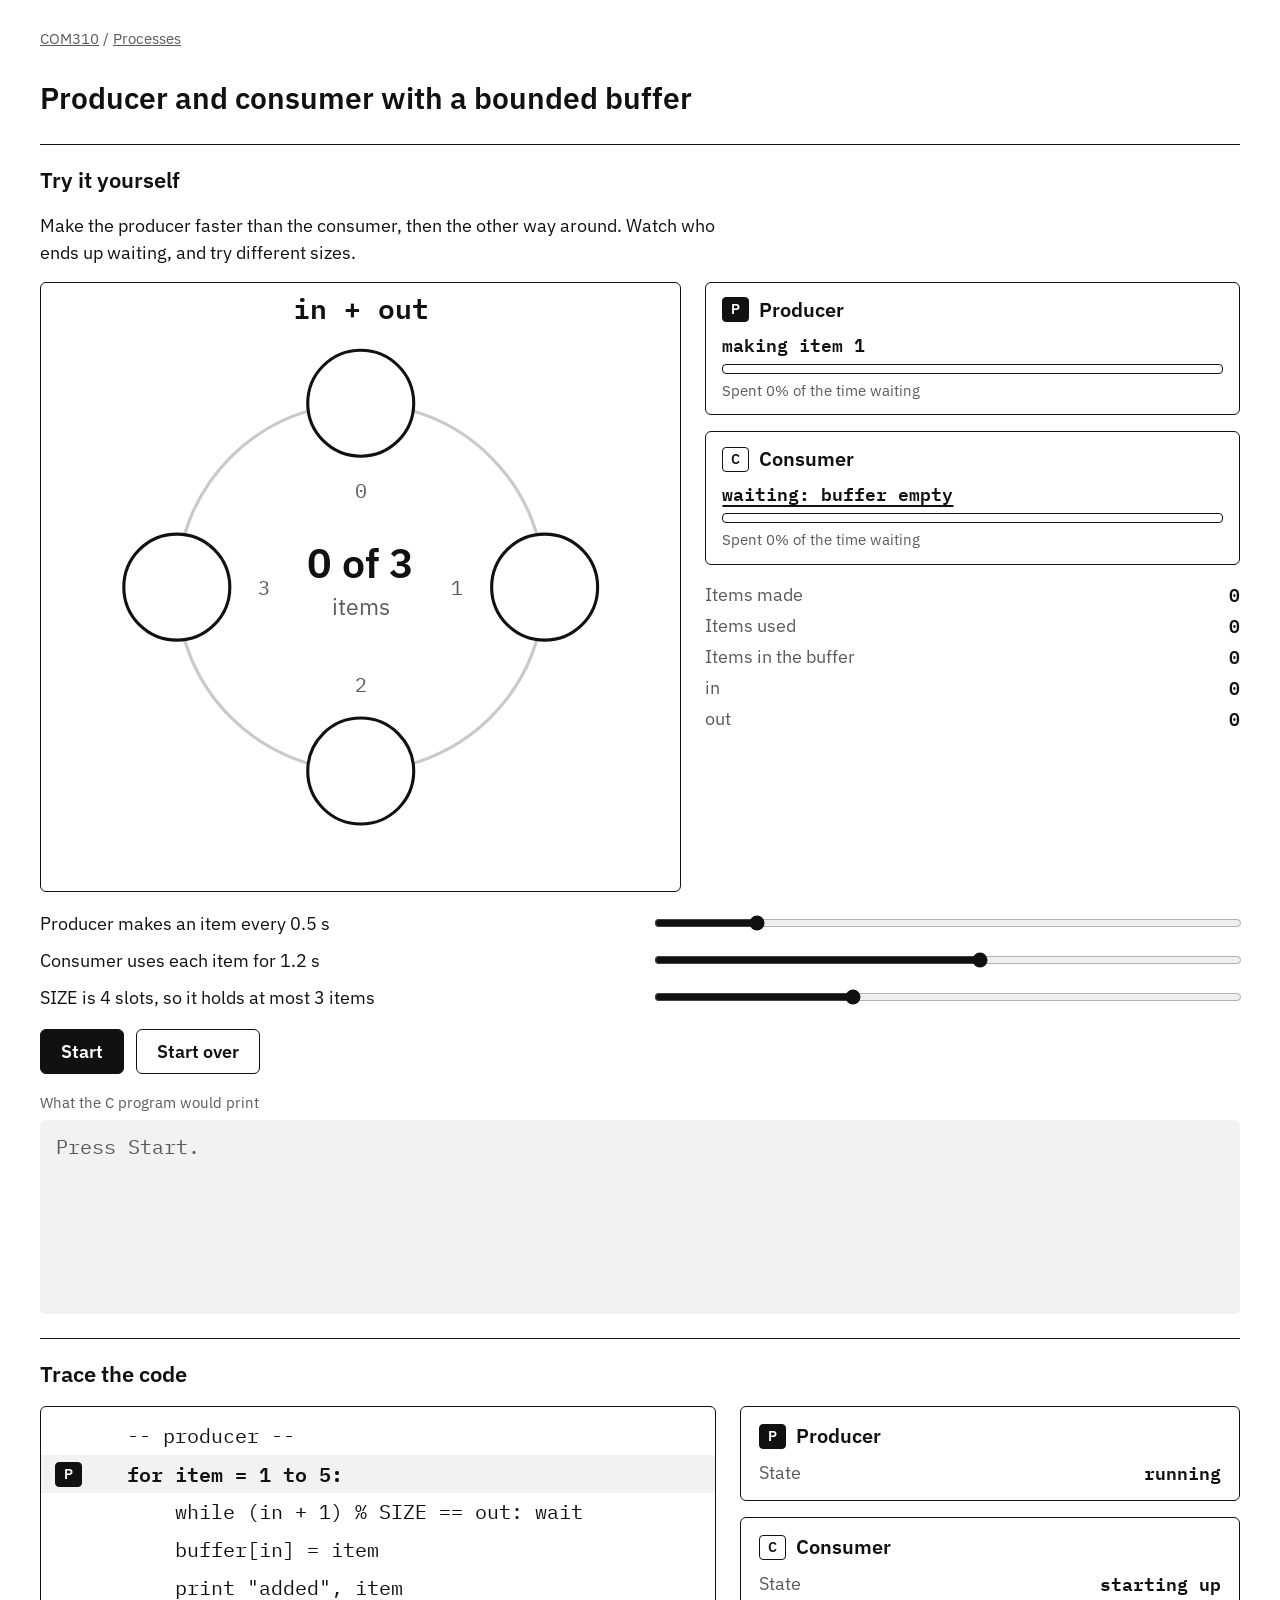
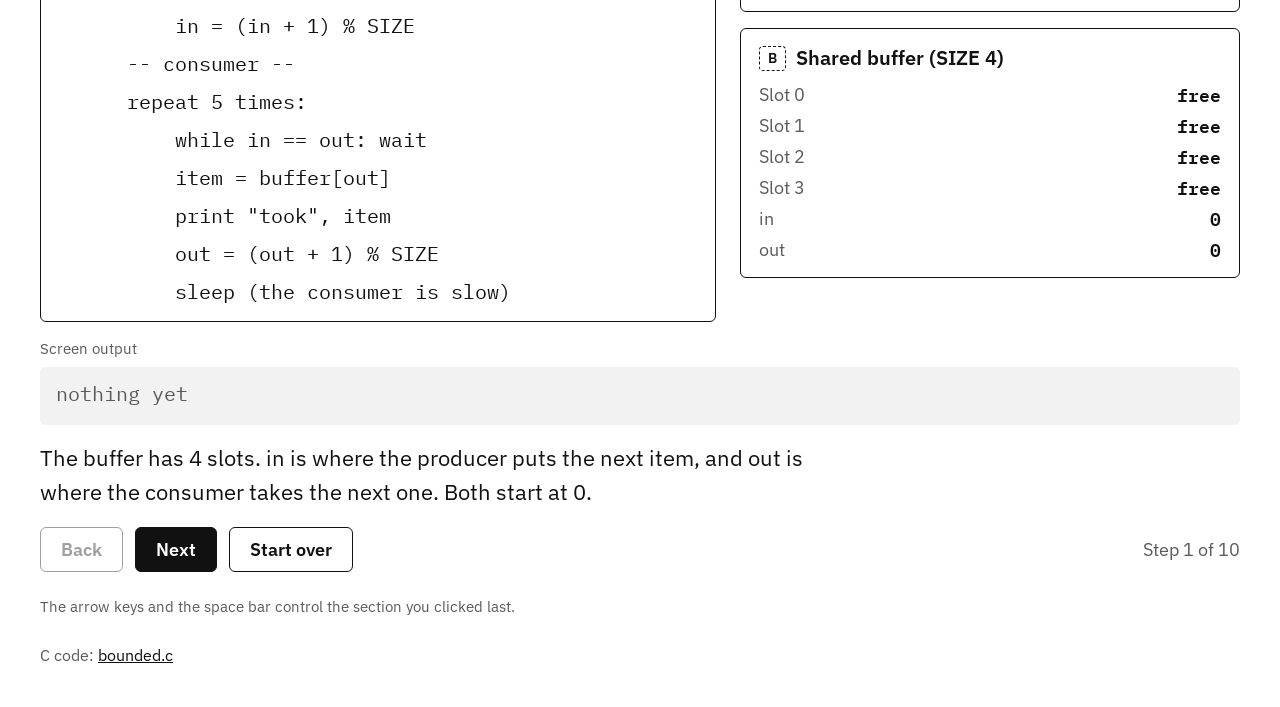
<file: 03-processes/bounded-buffer/index.html>
<!doctype html>
<html lang="en">
<head>
<meta charset="utf-8">
<meta name="viewport" content="width=device-width, initial-scale=1, viewport-fit=cover">
<title>Bounded buffer</title>
<link rel="preconnect" href="https://fonts.googleapis.com">
<link rel="stylesheet" href="https://fonts.googleapis.com/css2?family=IBM+Plex+Mono:wght@400;600&family=IBM+Plex+Sans:wght@400;600&display=swap">
<link rel="stylesheet" href="../../assets/demo.css">
</head>
<body>
<div class="wrap">
  <div class="crumbs"><a href="../../">COM310</a> / <a href="../">Processes</a></div>
  <h1>Producer and consumer with a bounded buffer</h1>

  <section class="block" id="sim">
    <h2>Try it yourself</h2>
    <p class="lead">Make the producer faster than the consumer, then the other way around. Watch who ends up waiting, and try different sizes.</p>
    <div data-role="body"></div>
  </section>

  <section class="block" id="trace">
    <h2>Trace the code</h2>
    <div class="grid">
      <div class="code" data-role="code" aria-label="Program"></div>
      <div class="panels" data-role="panels"></div>
    </div>
    <div>
      <div class="out-label">Screen output</div>
      <div class="out" data-role="out"></div>
    </div>
    <p class="cap" data-role="cap" aria-live="polite"></p>
    <div class="bar">
      <button data-role="back">Back</button>
      <button data-role="next" class="primary">Next</button>
      <button data-role="reset">Start over</button>
      <span class="count" data-role="count"></span>
    </div>
  </section>

  <div class="hint">The arrow keys and the space bar control the section you clicked last.</div>
  <div class="files">C code: <a href="bounded.c">bounded.c</a></div>
</div>

<script src="../../assets/demo.js"></script>
<script src="../../assets/buffer-sim.js"></script>
<script>
BufferSim({ root: 'sim', bounded: true, size: 4, produce: 0.5, consume: 1.2 });

function prod(st) { return { title: 'Producer', tag: 'P', rows: [['State', st]] }; }
function cons(st) { return { title: 'Consumer', tag: 'C', rows: [['State', st]] }; }
function buf(s, inv, outv, hot) {
  hot = hot || [];
  var rows = s.map(function (v, k) { return ['Slot ' + k, v, hot.indexOf('s' + k) >= 0]; });
  rows.push(['in', inv, hot.indexOf('in') >= 0]);
  rows.push(['out', outv, hot.indexOf('out') >= 0]);
  return { title: 'Shared buffer (SIZE 4)', tag: 'B', rows: rows };
}
var F = 'free';
var O = ['Producer: added item 1', 'Producer: added item 2', 'Producer: added item 3',
         'Producer: buffer full, waiting', 'Consumer: took item 1', 'Producer: added item 4',
         'Producer: buffer full, waiting', 'Consumer: took item 2', 'Producer: added item 5',
         'Consumer: took item 3', 'Consumer: took item 4', 'Consumer: took item 5'];

Stepper({
  root: 'trace',
  tags: { P: 'solid', C: 'outline', B: 'dashed' },
  code: [
    '-- producer --',
    'for item = 1 to 5:',
    '    while (in + 1) % SIZE == out: wait',
    '    buffer[in] = item',
    '    print "added", item',
    '    in = (in + 1) % SIZE',
    '-- consumer --',
    'repeat 5 times:',
    '    while in == out: wait',
    '    item = buffer[out]',
    '    print "took", item',
    '    out = (out + 1) % SIZE',
    '    sleep (the consumer is slow)'
  ],
  steps: [
    { at: [{ line: 1, tag: 'P' }], panels: [prod('running'), cons('starting up'), buf([F, F, F, F], '0', '0')], out: [],
      text: `The buffer has 4 slots. in is where the producer puts the next item, and out is where the consumer takes the next one. Both start at 0.` },
    { at: [{ line: 5, tag: 'P' }], panels: [prod('running'), cons('starting up'), buf(['1', F, F, F], '1', '0', ['s0', 'in'])], out: O.slice(0, 1),
      text: `The producer puts item 1 in slot 0 and moves in to 1.` },
    { at: [{ line: 5, tag: 'P' }], panels: [prod('running'), cons('starting up'), buf(['1', '2', '3', F], '3', '0', ['s1', 's2', 'in'])], out: O.slice(0, 3),
      text: `It adds items 2 and 3 the same way. Now in is 3.` },
    { at: [{ line: 2, tag: 'P' }], panels: [prod('waiting'), cons('starting up'), buf(['1', '2', '3', F], '3', '0')], out: O.slice(0, 4),
      text: `(3 + 1) % 4 is 0, which equals out, so the buffer counts as full even though slot 3 is free. If the producer used slot 3, in would wrap to 0 and equal out. But in == out is how the consumer spots an empty buffer, so full and empty would look the same. Leaving one slot open keeps them apart.` },
    { at: [{ line: 2, tag: 'P' }, { line: 11, tag: 'C' }], panels: [prod('waiting'), cons('running'), buf([F, '2', '3', F], '3', '1', ['s0', 'out'])], out: O.slice(0, 5),
      text: `The consumer finally starts. It takes item 1 from slot 0 and moves out to 1.` },
    { at: [{ line: 5, tag: 'P' }, { line: 12, tag: 'C' }], panels: [prod('running'), cons('sleeping'), buf([F, '2', '3', '4'], '0', '1', ['s3', 'in'])], out: O.slice(0, 6),
      text: `Now (3 + 1) % 4 is 0, which isn't out, so the producer can go. It puts item 4 in slot 3, and in wraps around to 0. That wraparound is what % SIZE does.` },
    { at: [{ line: 2, tag: 'P' }, { line: 12, tag: 'C' }], panels: [prod('waiting'), cons('sleeping'), buf([F, '2', '3', '4'], '0', '1')], out: O.slice(0, 7),
      text: `(0 + 1) % 4 is 1, which equals out, so the buffer is full again and the producer waits.` },
    { at: [{ line: 2, tag: 'P' }, { line: 11, tag: 'C' }], panels: [prod('waiting'), cons('running'), buf([F, F, '3', '4'], '0', '2', ['s1', 'out'])], out: O.slice(0, 8),
      text: `The consumer wakes up and takes item 2 from slot 1.` },
    { at: [{ line: 5, tag: 'P' }, { line: 12, tag: 'C' }], panels: [prod('done'), cons('sleeping'), buf(['5', F, '3', '4'], '1', '2', ['s0', 'in'])], out: O.slice(0, 9),
      text: `The producer puts item 5 in slot 0. That was its last item.` },
    { at: [{ line: 11, tag: 'C' }], panels: [prod('done'), cons('done'), buf([F, F, F, F], '1', '1', ['out'])], out: O,
      text: `The consumer takes items 3, 4, and 5. Now in and out are both 1, so the buffer is empty again. This time both sides can wait. The producer waits when the buffer is full, and the consumer waits when it's empty.` }
  ]
});
</script>
</body>
</html>
</file>
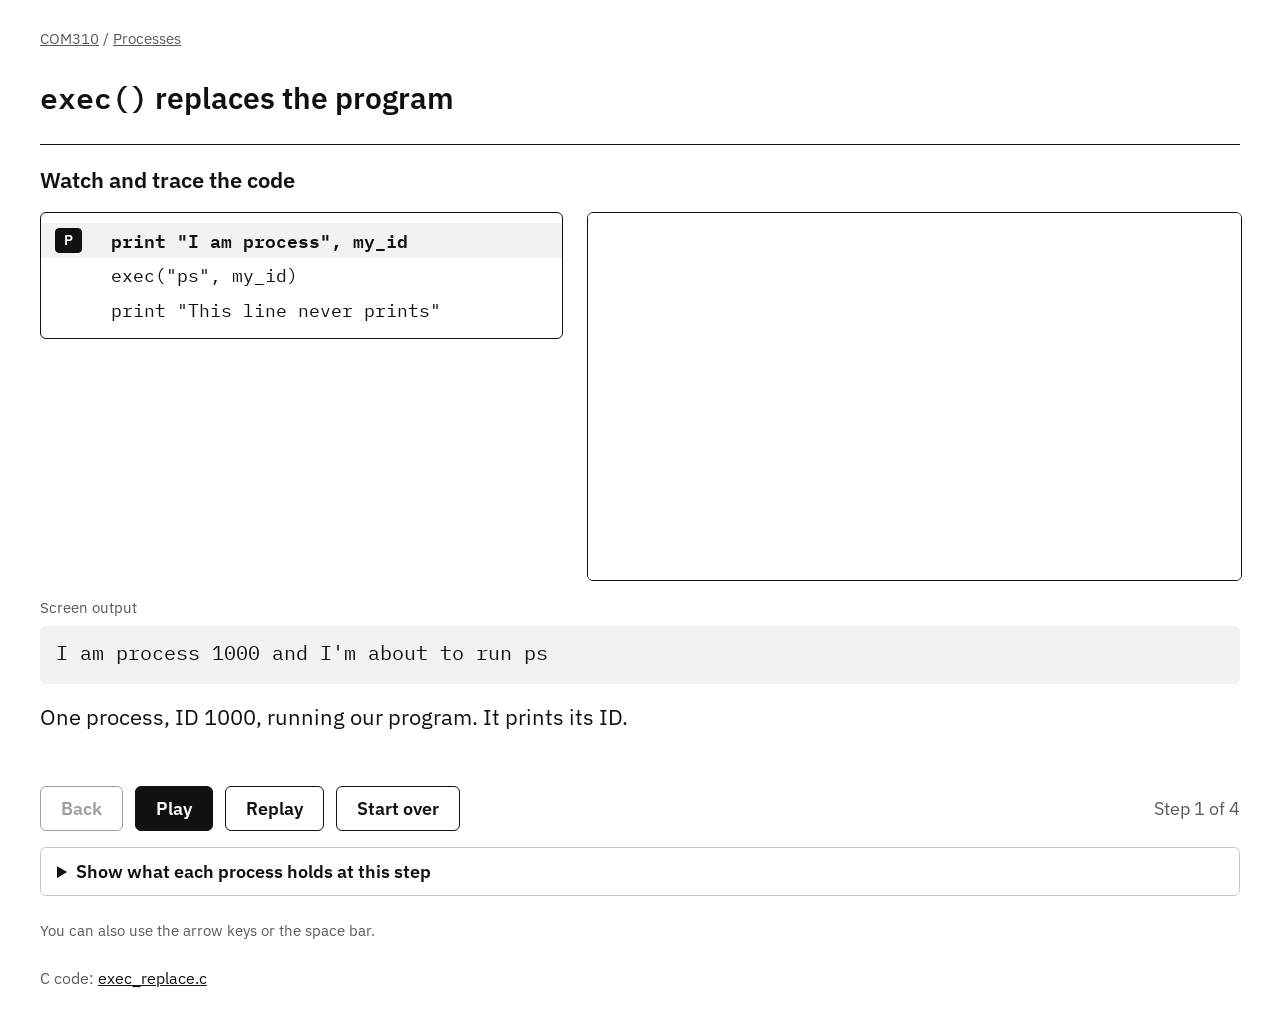
<file: 03-processes/exec-replace/index.html>
<!doctype html>
<html lang="en">
<head>
<meta charset="utf-8">
<meta name="viewport" content="width=device-width, initial-scale=1, viewport-fit=cover">
<title>exec() replaces the program</title>
<link rel="preconnect" href="https://fonts.googleapis.com">
<link rel="stylesheet" href="https://fonts.googleapis.com/css2?family=IBM+Plex+Mono:wght@400;600&family=IBM+Plex+Sans:wght@400;600&display=swap">
<link rel="stylesheet" href="../../assets/demo.css">
</head>
<body>
<div class="wrap">
  <div class="crumbs"><a href="../../">COM310</a> / <a href="../">Processes</a></div>
  <h1><code>exec()</code> replaces the program</h1>

  <section class="block" id="trace">
    <h2>Watch and trace the code</h2>
    <div class="sync">
      <div class="code" data-role="code" aria-label="Program"></div>
      <div class="stage" data-role="stage"></div>
    </div>
    <div>
      <div class="out-label">Screen output</div>
      <div class="out" data-role="out"></div>
    </div>
    <p class="cap" data-role="cap" aria-live="polite"></p>
    <div class="bar">
      <button data-role="back">Back</button>
      <button data-role="next" class="primary">Play</button>
      <button data-role="replay">Replay</button>
      <button data-role="reset">Start over</button>
      <span class="count" data-role="count"></span>
    </div>
    <details class="more">
      <summary>Show what each process holds at this step</summary>
      <div class="panels" data-role="panels"></div>
    </details>
  </section>

  <div class="hint">You can also use the arrow keys or the space bar.</div>
  <div class="files">C code: <a href="exec_replace.c">exec_replace.c</a></div>
</div>

<script src="../../assets/demo.js"></script>
<script>
function proc(prog, st, hot) {
  return { title: 'Process 1000', tag: 'P', rows: [['Program', prog, hot], ['State', st]] };
}
var L1 = "I am process 1000 and I'm about to run ps";

Stepper({
  root: 'trace',
  clips: true,
  tags: { P: 'solid' },
  code: [
    'print "I am process", my_id',
    'exec("ps", my_id)',
    'print "This line never prints"'
  ],
  steps: [
    { clip: 1, at: [{ line: 0, tag: 'P' }], panels: [proc('exec_replace', 'running')], out: [L1],
      text: `One process, ID 1000, running our program. It prints its ID.` },
    { clip: 2, at: [{ line: 1, tag: 'P' }], panels: [proc('nothing yet', 'running', true)], out: [L1],
      text: `exec() doesn't make a new process. It throws away this process's code and variables, but the process and its ID stay.` },
    { clip: 3, at: [], panels: [proc('ps', 'running', true)], out: [L1, '  PID COMMAND', ' 1000 ps'],
      text: `The OS loads ps from disk into the same process and runs it. ps reports on process 1000 and shows it's now running ps. Same process, different program.` },
    { clip: 4, at: [], panels: [proc('ps', 'finished')], out: [L1, '  PID COMMAND', ' 1000 ps'],
      text: `When ps finishes, the process ends. The last line of our program never ran, because our program was gone the moment exec() worked. exec() only comes back if it fails.` }
  ]
});
</script>
</body>
</html>
</file>
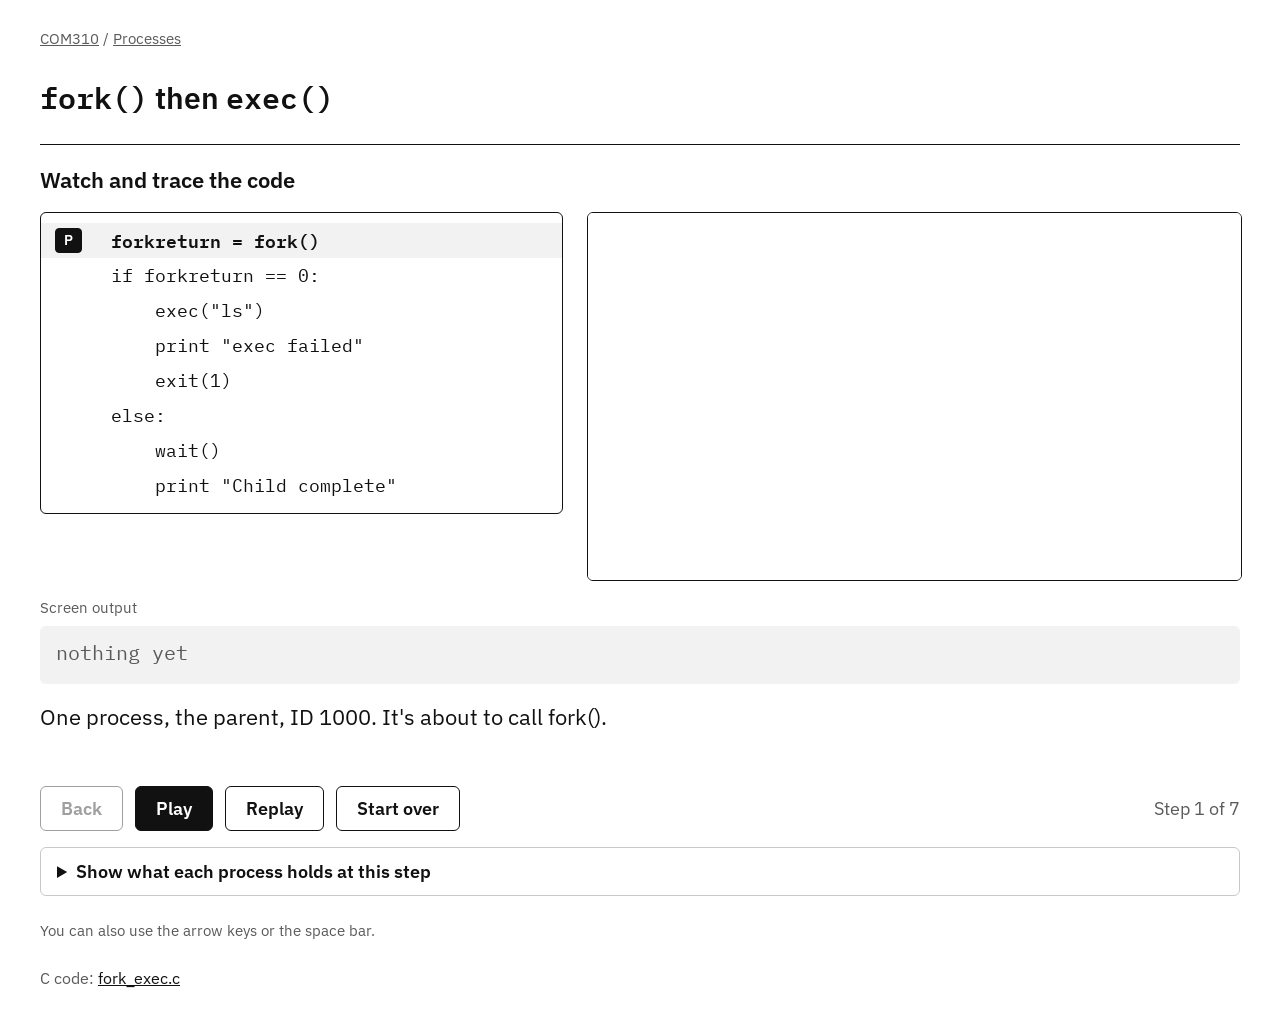
<file: 03-processes/exec/index.html>
<!doctype html>
<html lang="en">
<head>
<meta charset="utf-8">
<meta name="viewport" content="width=device-width, initial-scale=1, viewport-fit=cover">
<title>fork() then exec()</title>
<link rel="preconnect" href="https://fonts.googleapis.com">
<link rel="stylesheet" href="https://fonts.googleapis.com/css2?family=IBM+Plex+Mono:wght@400;600&family=IBM+Plex+Sans:wght@400;600&display=swap">
<link rel="stylesheet" href="../../assets/demo.css">
</head>
<body>
<div class="wrap">
  <div class="crumbs"><a href="../../">COM310</a> / <a href="../">Processes</a></div>
  <h1><code>fork()</code> then <code>exec()</code></h1>

  <section class="block" id="trace">
    <h2>Watch and trace the code</h2>
    <div class="sync">
      <div class="code" data-role="code" aria-label="Program"></div>
      <div class="stage" data-role="stage"></div>
    </div>
    <div>
      <div class="out-label">Screen output</div>
      <div class="out" data-role="out"></div>
    </div>
    <p class="cap" data-role="cap" aria-live="polite"></p>
    <div class="bar">
      <button data-role="back">Back</button>
      <button data-role="next" class="primary">Play</button>
      <button data-role="replay">Replay</button>
      <button data-role="reset">Start over</button>
      <span class="count" data-role="count"></span>
    </div>
    <details class="more">
      <summary>Show what each process holds at this step</summary>
      <div class="panels" data-role="panels"></div>
    </details>
  </section>

  <div class="hint">You can also use the arrow keys or the space bar.</div>
  <div class="files">C code: <a href="fork_exec.c">fork_exec.c</a></div>
</div>

<script src="../../assets/demo.js"></script>
<script>
function parent(f, st) {
  return { title: 'Parent', tag: 'P', rows: [['Real ID', '1000'], ['forkreturn', f], ['Program', 'fork_exec'], ['State', st]] };
}
function child(prog, st, hot) {
  return { title: 'Child', tag: 'C', rows: [['Real ID', '1001'], ['forkreturn', '0'], ['Program', prog, hot], ['State', st]] };
}
var noChild = { title: 'Child', tag: 'C', gone: "Doesn't exist right now" };

Stepper({
  root: 'trace',
  clips: true,
  tags: { P: 'solid', C: 'outline' },
  code: [
    'forkreturn = fork()',
    'if forkreturn == 0:',
    '    exec("ls")',
    '    print "exec failed"',
    '    exit(1)',
    'else:',
    '    wait()',
    '    print "Child complete"'
  ],
  steps: [
    { clip: 1, at: [{ line: 0, tag: 'P' }], panels: [parent('not set yet', 'running'), noChild], out: [],
      text: `One process, the parent, ID 1000. It's about to call fork().` },
    { clip: 2, at: [{ line: 0, tag: 'P' }, { line: 0, tag: 'C' }], panels: [parent('1001', 'running'), child('fork_exec (a copy)', 'running')], out: [],
      text: `fork() makes the child, a copy running the same program. The parent gets 1001 and the child gets 0.` },
    { at: [{ line: 1, tag: 'P' }, { line: 1, tag: 'C' }], panels: [parent('1001', 'running'), child('fork_exec (a copy)', 'running')], out: [],
      text: `Both check forkreturn. The parent goes to else, and the child goes into the if.` },
    { clip: 3, at: [{ line: 6, tag: 'P' }, { line: 2, tag: 'C' }], panels: [parent('1001', 'waiting'), child('ls', 'running', true)], out: [],
      text: `The parent waits. The child calls exec("ls"), which replaces the child's program with ls. It's still process 1001, just running different code.` },
    { at: [{ line: 6, tag: 'P' }], panels: [parent('1001', 'waiting'), child('ls', 'running')], out: ['fork_exec  fork_exec.c'],
      text: `The child is running ls now, so it lists the files in the folder. The two lines after exec() never run, because that code isn't in the child anymore.` },
    { clip: 4, at: [{ line: 6, tag: 'P' }], panels: [parent('1001', 'waking up'), child('ls', 'finished')], out: ['fork_exec  fork_exec.c'],
      text: `ls finishes and the child exits. The OS wakes the parent up.` },
    { clip: 5, at: [{ line: 7, tag: 'P' }], panels: [parent('1001', 'running'), noChild], out: ['fork_exec  fork_exec.c', 'Child complete'],
      text: `The parent prints its message. fork() made the new process, and exec() gave it a new program. That pair is how almost every program on Linux gets started.` }
  ]
});
</script>
</body>
</html>
</file>
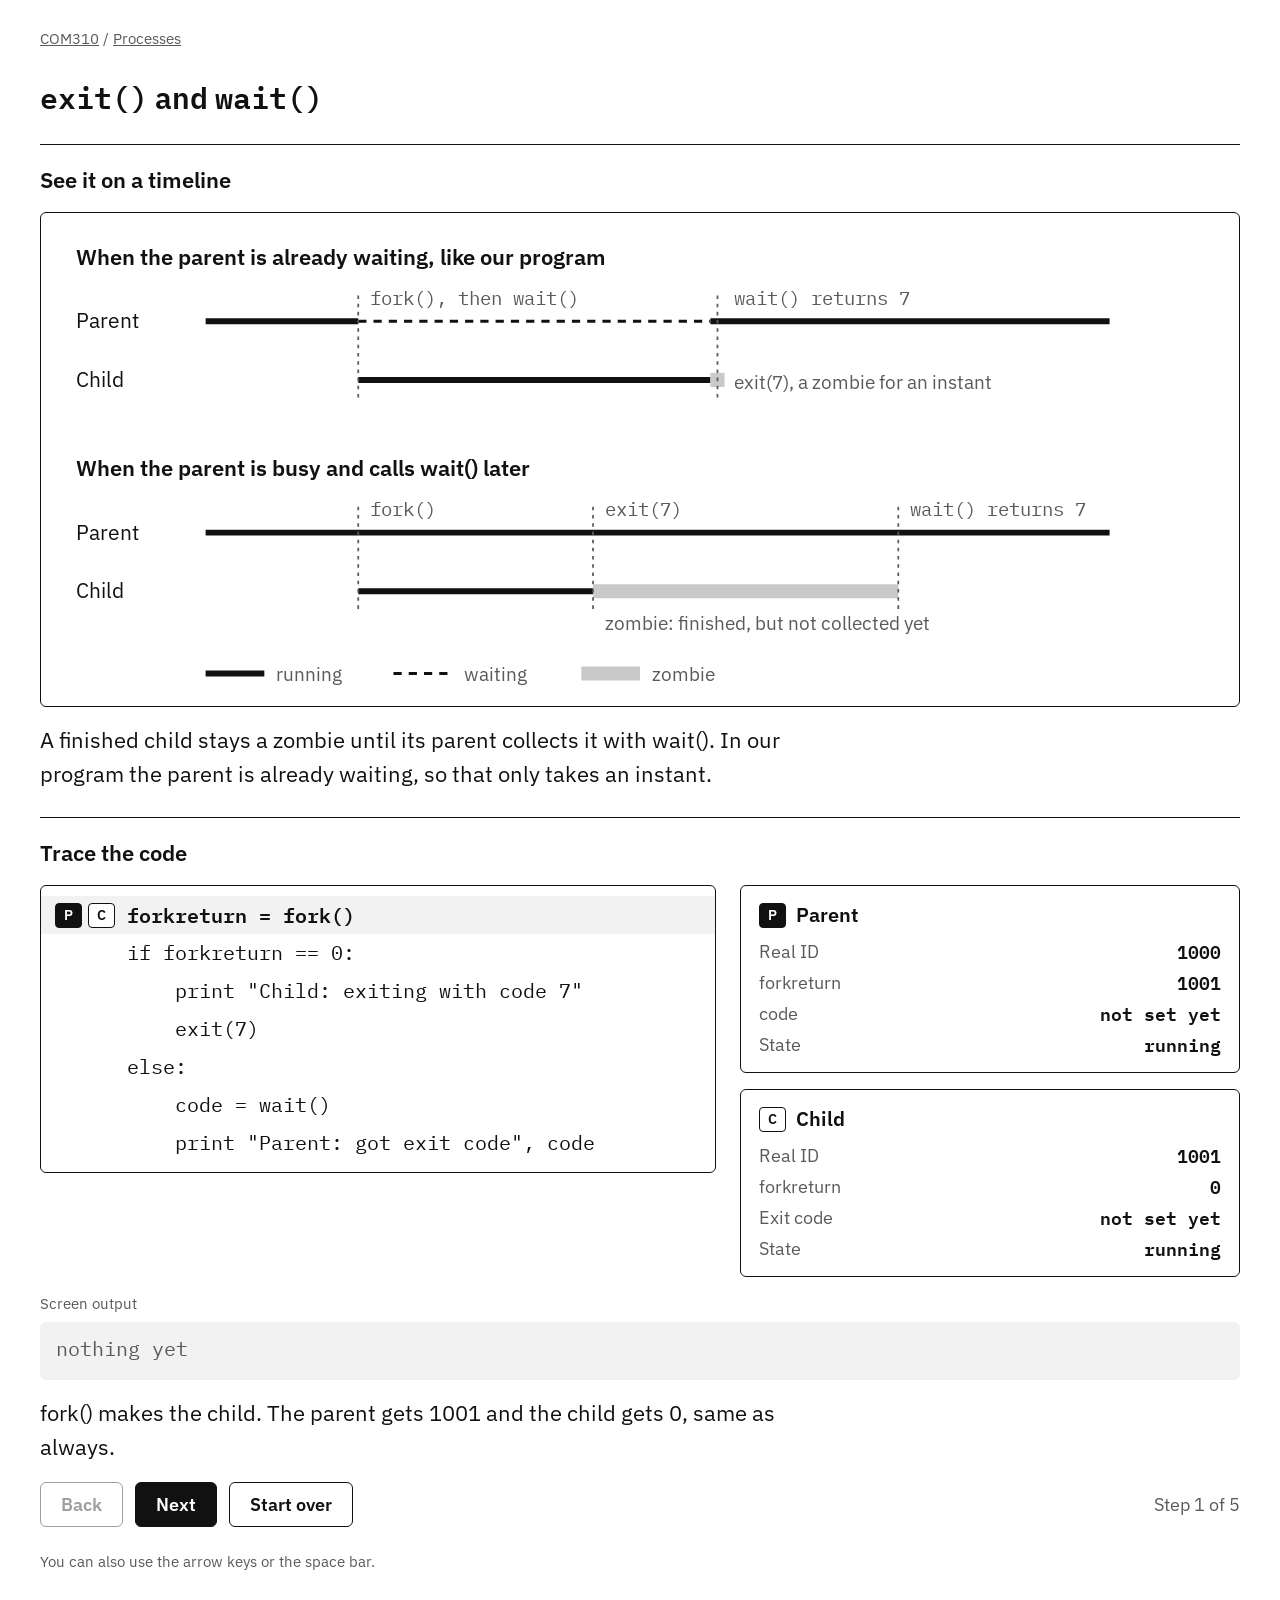
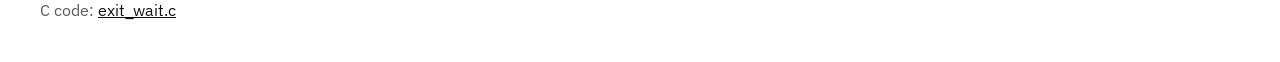
<file: 03-processes/exit-and-wait/index.html>
<!doctype html>
<html lang="en">
<head>
<meta charset="utf-8">
<meta name="viewport" content="width=device-width, initial-scale=1, viewport-fit=cover">
<title>exit() and wait()</title>
<link rel="preconnect" href="https://fonts.googleapis.com">
<link rel="stylesheet" href="https://fonts.googleapis.com/css2?family=IBM+Plex+Mono:wght@400;600&family=IBM+Plex+Sans:wght@400;600&display=swap">
<link rel="stylesheet" href="../../assets/demo.css">
</head>
<body>
<div class="wrap">
  <div class="crumbs"><a href="../../">COM310</a> / <a href="../">Processes</a></div>
  <h1><code>exit()</code> and <code>wait()</code></h1>

  <section class="block" id="figure">
    <h2>See it on a timeline</h2>
    <div class="fig">
      <svg viewBox="0 0 1000 400" role="img" aria-label="Two timelines showing how long a finished child stays a zombie">
        <text x="20" y="34" class="title">When the parent is already waiting, like our program</text>
        <text x="20" y="88">Parent</text>
        <text x="20" y="138">Child</text>
        <line class="run" x1="130" y1="82" x2="260" y2="82"/>
        <line class="wait" x1="260" y1="82" x2="560" y2="82"/>
        <line class="run" x1="560" y1="82" x2="900" y2="82"/>
        <line class="run" x1="260" y1="132" x2="560" y2="132"/>
        <line class="zombie" x1="560" y1="132" x2="572" y2="132"/>
        <line class="tick" x1="260" y1="60" x2="260" y2="150"/>
        <line class="tick" x1="566" y1="60" x2="566" y2="150"/>
        <text x="270" y="68" class="note mono">fork(), then wait()</text>
        <text x="580" y="68" class="note mono">wait() returns 7</text>
        <text x="580" y="140" class="note">exit(7), a zombie for an instant</text>

        <text x="20" y="214" class="title">When the parent is busy and calls wait() later</text>
        <text x="20" y="268">Parent</text>
        <text x="20" y="318">Child</text>
        <line class="run" x1="130" y1="262" x2="900" y2="262"/>
        <line class="run" x1="260" y1="312" x2="460" y2="312"/>
        <line class="zombie" x1="460" y1="312" x2="720" y2="312"/>
        <line class="tick" x1="260" y1="240" x2="260" y2="330"/>
        <line class="tick" x1="460" y1="240" x2="460" y2="330"/>
        <line class="tick" x1="720" y1="240" x2="720" y2="330"/>
        <text x="270" y="248" class="note mono">fork()</text>
        <text x="470" y="248" class="note mono">exit(7)</text>
        <text x="730" y="248" class="note mono">wait() returns 7</text>
        <text x="470" y="345" class="note">zombie: finished, but not collected yet</text>

        <line class="run" x1="130" y1="382" x2="180" y2="382"/><text x="190" y="388" class="note">running</text>
        <line class="wait" x1="290" y1="382" x2="340" y2="382"/><text x="350" y="388" class="note">waiting</text>
        <line class="zombie" x1="450" y1="382" x2="500" y2="382"/><text x="510" y="388" class="note">zombie</text>
      </svg>
    </div>
    <p class="cap">A finished child stays a zombie until its parent collects it with wait(). In our program the parent is already waiting, so that only takes an instant.</p>
  </section>

  <section class="block" id="trace">
    <h2>Trace the code</h2>
    <div class="grid">
      <div class="code" data-role="code" aria-label="Program"></div>
      <div class="panels" data-role="panels"></div>
    </div>
    <div>
      <div class="out-label">Screen output</div>
      <div class="out" data-role="out"></div>
    </div>
    <p class="cap" data-role="cap" aria-live="polite"></p>
    <div class="bar">
      <button data-role="back">Back</button>
      <button data-role="next" class="primary">Next</button>
      <button data-role="reset">Start over</button>
      <span class="count" data-role="count"></span>
    </div>
  </section>

  <div class="hint">You can also use the arrow keys or the space bar.</div>
  <div class="files">C code: <a href="exit_wait.c">exit_wait.c</a></div>
</div>

<script src="../../assets/demo.js"></script>
<script>
function parent(code, st, hot) {
  return { title: 'Parent', tag: 'P', rows: [['Real ID', '1000'], ['forkreturn', '1001'], ['code', code, hot], ['State', st]] };
}
function child(code, st, hot) {
  return { title: 'Child', tag: 'C', rows: [['Real ID', '1001'], ['forkreturn', '0'], ['Exit code', code, hot], ['State', st]] };
}
var noChild = { title: 'Child', tag: 'C', gone: 'Removed by the OS' };

Stepper({
  root: 'trace',
  tags: { P: 'solid', C: 'outline' },
  code: [
    'forkreturn = fork()',
    'if forkreturn == 0:',
    '    print "Child: exiting with code 7"',
    '    exit(7)',
    'else:',
    '    code = wait()',
    '    print "Parent: got exit code", code'
  ],
  steps: [
    { at: [{ line: 0, tag: 'P' }, { line: 0, tag: 'C' }], panels: [parent('not set yet', 'running'), child('not set yet', 'running')], out: [],
      text: `fork() makes the child. The parent gets 1001 and the child gets 0, same as always.` },
    { at: [{ line: 5, tag: 'P' }, { line: 2, tag: 'C' }], panels: [parent('not set yet', 'waiting'), child('not set yet', 'running')], out: ['Child: exiting with code 7'],
      text: `The parent goes straight to wait() and sleeps. The child prints its message.` },
    { at: [{ line: 5, tag: 'P' }, { line: 3, tag: 'C' }], panels: [parent('not set yet', 'waiting'), child('7', 'zombie', true)], out: ['Child: exiting with code 7'],
      text: `The child calls exit(7) and stops running. The OS can't throw it away yet, because the parent may want to know how it ended. So the OS keeps a small record that holds the exit code. A finished process waiting to be collected is called a zombie.` },
    { at: [{ line: 5, tag: 'P' }], panels: [parent('7', 'running', true), noChild], out: ['Child: exiting with code 7'],
      text: `wait() wakes the parent and hands it the child's exit code, 7. Now that the parent has collected it, the OS removes the zombie for good.` },
    { at: [{ line: 6, tag: 'P' }], panels: [parent('7', 'running'), noChild], out: ['Child: exiting with code 7', 'Parent: got exit code 7'],
      text: `The parent prints the code. If a parent never calls wait(), its finished children stay zombies until the parent itself exits.` }
  ]
});
</script>
</body>
</html>
</file>
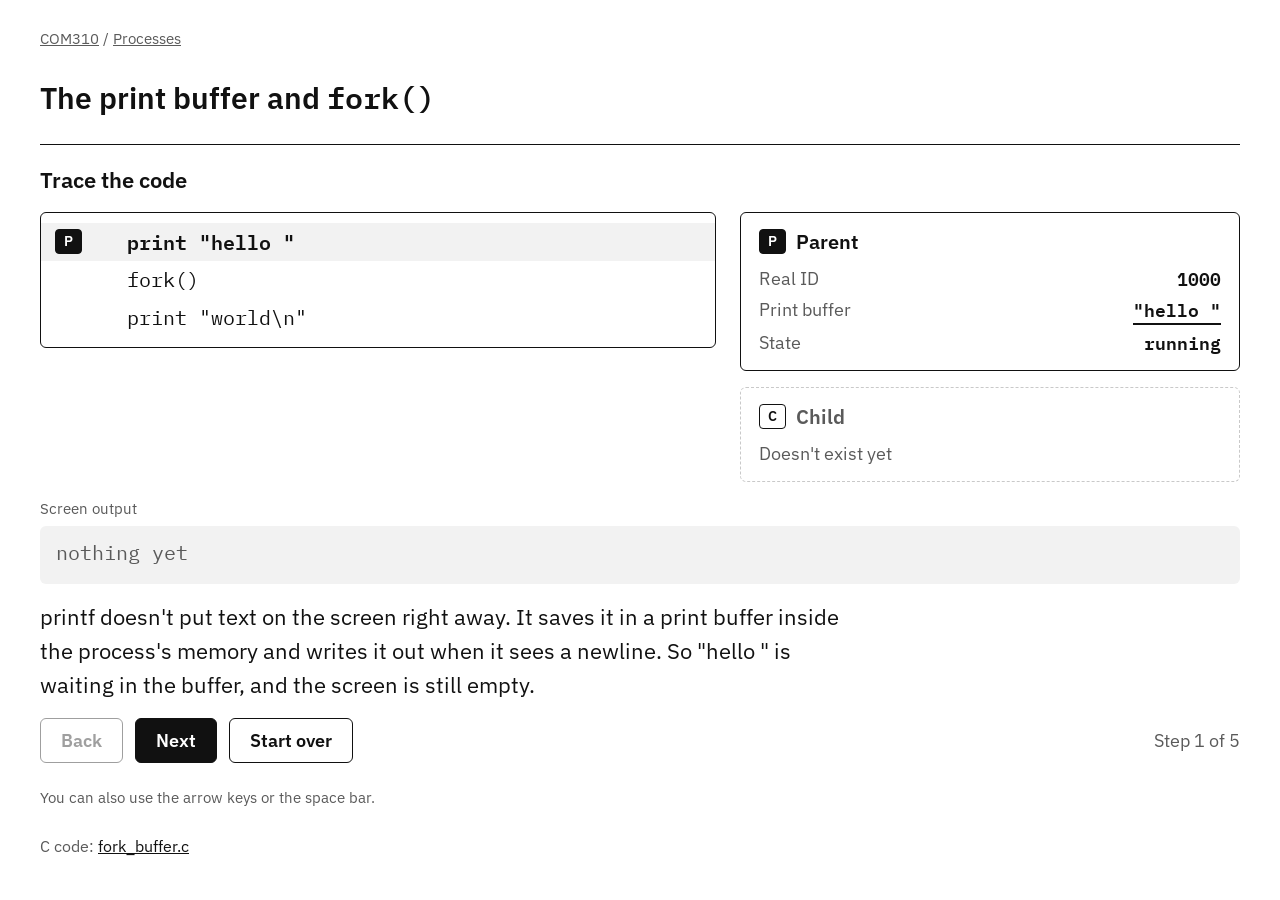
<file: 03-processes/fork-buffer/index.html>
<!doctype html>
<html lang="en">
<head>
<meta charset="utf-8">
<meta name="viewport" content="width=device-width, initial-scale=1, viewport-fit=cover">
<title>The print buffer and fork()</title>
<link rel="preconnect" href="https://fonts.googleapis.com">
<link rel="stylesheet" href="https://fonts.googleapis.com/css2?family=IBM+Plex+Mono:wght@400;600&family=IBM+Plex+Sans:wght@400;600&display=swap">
<link rel="stylesheet" href="../../assets/demo.css">
</head>
<body>
<div class="wrap">
  <div class="crumbs"><a href="../../">COM310</a> / <a href="../">Processes</a></div>
  <h1>The print buffer and <code>fork()</code></h1>

  <section class="block" id="trace">
    <h2>Trace the code</h2>
    <div class="grid">
      <div class="code" data-role="code" aria-label="Program"></div>
      <div class="panels" data-role="panels"></div>
    </div>
    <div>
      <div class="out-label">Screen output</div>
      <div class="out" data-role="out"></div>
    </div>
    <p class="cap" data-role="cap" aria-live="polite"></p>
    <div class="bar">
      <button data-role="back">Back</button>
      <button data-role="next" class="primary">Next</button>
      <button data-role="reset">Start over</button>
      <span class="count" data-role="count"></span>
    </div>
  </section>

  <div class="hint">You can also use the arrow keys or the space bar.</div>
  <div class="files">C code: <a href="fork_buffer.c">fork_buffer.c</a></div>
</div>

<script src="../../assets/demo.js"></script>
<script>
function parent(buf, st, hot) {
  return { title: 'Parent', tag: 'P', rows: [['Real ID', '1000'], ['Print buffer', buf, hot], ['State', st]] };
}
function child(buf, st, hot) {
  return { title: 'Child', tag: 'C', rows: [['Real ID', '1001'], ['Print buffer', buf, hot], ['State', st]] };
}
var noChild = { title: 'Child', tag: 'C', gone: "Doesn't exist yet" };

Stepper({
  root: 'trace',
  tags: { P: 'solid', C: 'outline' },
  code: [
    'print "hello "',
    'fork()',
    'print "world\\n"'
  ],
  steps: [
    { at: [{ line: 0, tag: 'P' }], panels: [parent('"hello "', 'running', true), noChild], out: [],
      text: `printf doesn't put text on the screen right away. It saves it in a print buffer inside the process's memory and writes it out when it sees a newline. So "hello " is waiting in the buffer, and the screen is still empty.` },
    { at: [{ line: 1, tag: 'P' }, { line: 1, tag: 'C' }], panels: [parent('"hello "', 'running'), child('"hello "', 'running', true)], out: [],
      text: `fork() copies the process's memory, and the print buffer is part of that memory. Now the child has its own copy of "hello " waiting in its buffer too.` },
    { at: [{ line: 2, tag: 'P' }, { line: 1, tag: 'C' }], panels: [parent('empty', 'running', true), child('"hello "', 'running')], out: ['hello world'],
      text: `The parent adds "world" and a newline. The newline makes it write out the whole buffer, so "hello world" appears on screen.` },
    { at: [{ line: 2, tag: 'P' }, { line: 2, tag: 'C' }], panels: [parent('empty', 'finished'), child('empty', 'running', true)], out: ['hello world', 'hello world'],
      text: `The child does the same with its own buffer, so "hello world" prints a second time. The child could just as easily go first, and the output would look the same.` },
    { at: [], panels: [parent('empty', 'finished'), child('empty', 'finished')], out: ['hello world', 'hello world'],
      text: `"hello " never printed twice. It was copied before it was ever printed. The fix is to call fflush(stdout) before fork(), which empties the buffer so there's nothing left for the child to copy.` }
  ]
});
</script>
</body>
</html>
</file>
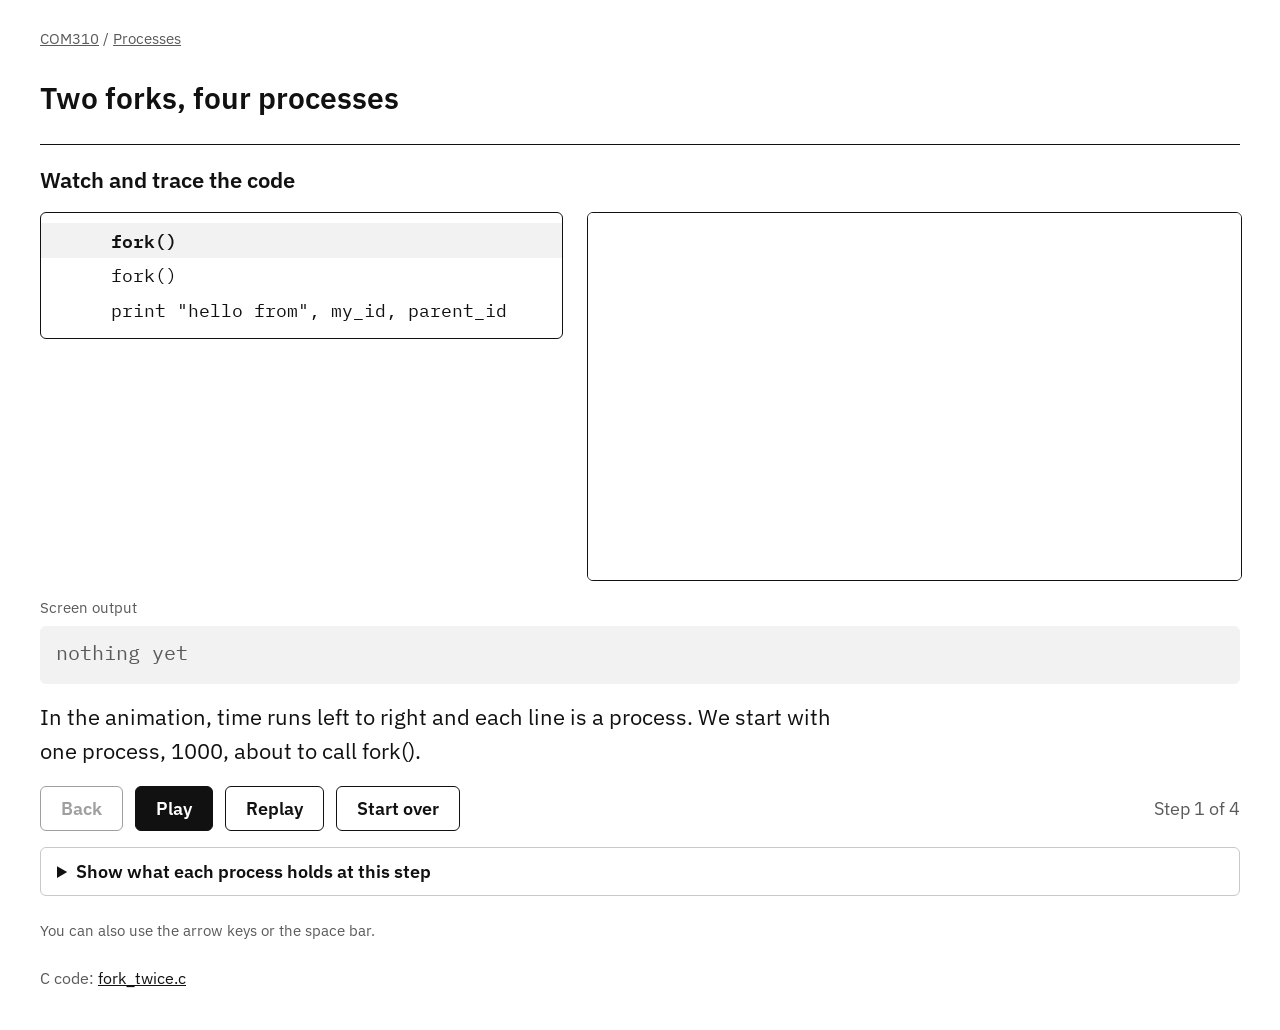
<file: 03-processes/fork-twice/index.html>
<!doctype html>
<html lang="en">
<head>
<meta charset="utf-8">
<meta name="viewport" content="width=device-width, initial-scale=1, viewport-fit=cover">
<title>Two forks, four processes</title>
<link rel="preconnect" href="https://fonts.googleapis.com">
<link rel="stylesheet" href="https://fonts.googleapis.com/css2?family=IBM+Plex+Mono:wght@400;600&family=IBM+Plex+Sans:wght@400;600&display=swap">
<link rel="stylesheet" href="../../assets/demo.css">
</head>
<body>
<div class="wrap">
  <div class="crumbs"><a href="../../">COM310</a> / <a href="../">Processes</a></div>
  <h1>Two forks, four processes</h1>

  <section class="block" id="trace">
    <h2>Watch and trace the code</h2>
    <div class="sync">
      <div class="code" data-role="code" aria-label="Program"></div>
      <div class="stage" data-role="stage"></div>
    </div>
    <div>
      <div class="out-label">Screen output</div>
      <div class="out" data-role="out"></div>
    </div>
    <p class="cap" data-role="cap" aria-live="polite"></p>
    <div class="bar">
      <button data-role="back">Back</button>
      <button data-role="next" class="primary">Play</button>
      <button data-role="replay">Replay</button>
      <button data-role="reset">Start over</button>
      <span class="count" data-role="count"></span>
    </div>
    <details class="more">
      <summary>Show what each process holds at this step</summary>
      <div class="panels" data-role="panels"></div>
    </details>
  </section>

  <div class="hint">You can also use the arrow keys or the space bar.</div>
  <div class="files">C code: <a href="fork_twice.c">fork_twice.c</a></div>
</div>

<script src="../../assets/demo.js"></script>
<script>
function proc(id, parent, made) {
  return { title: 'Process ' + id, rows: [['Parent', parent], ['Made by', made]] };
}
var P1000 = proc('1000', '900 (the shell)', 'the shell');
var P1001 = proc('1001', '1000', "1000's first fork");
var P1002 = proc('1002', '1000', "1000's second fork");
var P1003 = proc('1003', '1001', "1001's second fork");
var OUT = ['hello from process 1002, my parent is 1000', 'hello from process 1003, my parent is 1001',
           'hello from process 1001, my parent is 1000', 'hello from process 1000, my parent is 900'];

Stepper({
  root: 'trace',
  clips: true,
  panelColumns: 2,
  code: [
    'fork()',
    'fork()',
    'print "hello from", my_id, parent_id'
  ],
  steps: [
    { clip: 1, at: [{ line: 0 }], panels: [P1000], out: [],
      text: `In the animation, time runs left to right and each line is a process. We start with one process, 1000, about to call fork().` },
    { clip: 2, at: [{ line: 1 }], panels: [P1000, P1001], out: [],
      text: `The first fork() copies 1000 to make 1001. Both are now on the second line, and both are about to call fork().` },
    { clip: 3, at: [{ line: 2 }], panels: [P1000, P1001, P1002, P1003], out: OUT,
      text: `Both call fork(), so each one makes a child. 1000 makes 1002, and 1001 makes 1003. All four print, which is why the program prints 4 lines. The order can change from run to run.` },
    { clip: 4, at: [], panels: [P1000, P1001, P1002, P1003], out: OUT,
      text: `A third fork() would double the count again to 8. Every fork() doubles it, so n forks make 2ⁿ processes.` }
  ]
});
</script>
</body>
</html>
</file>
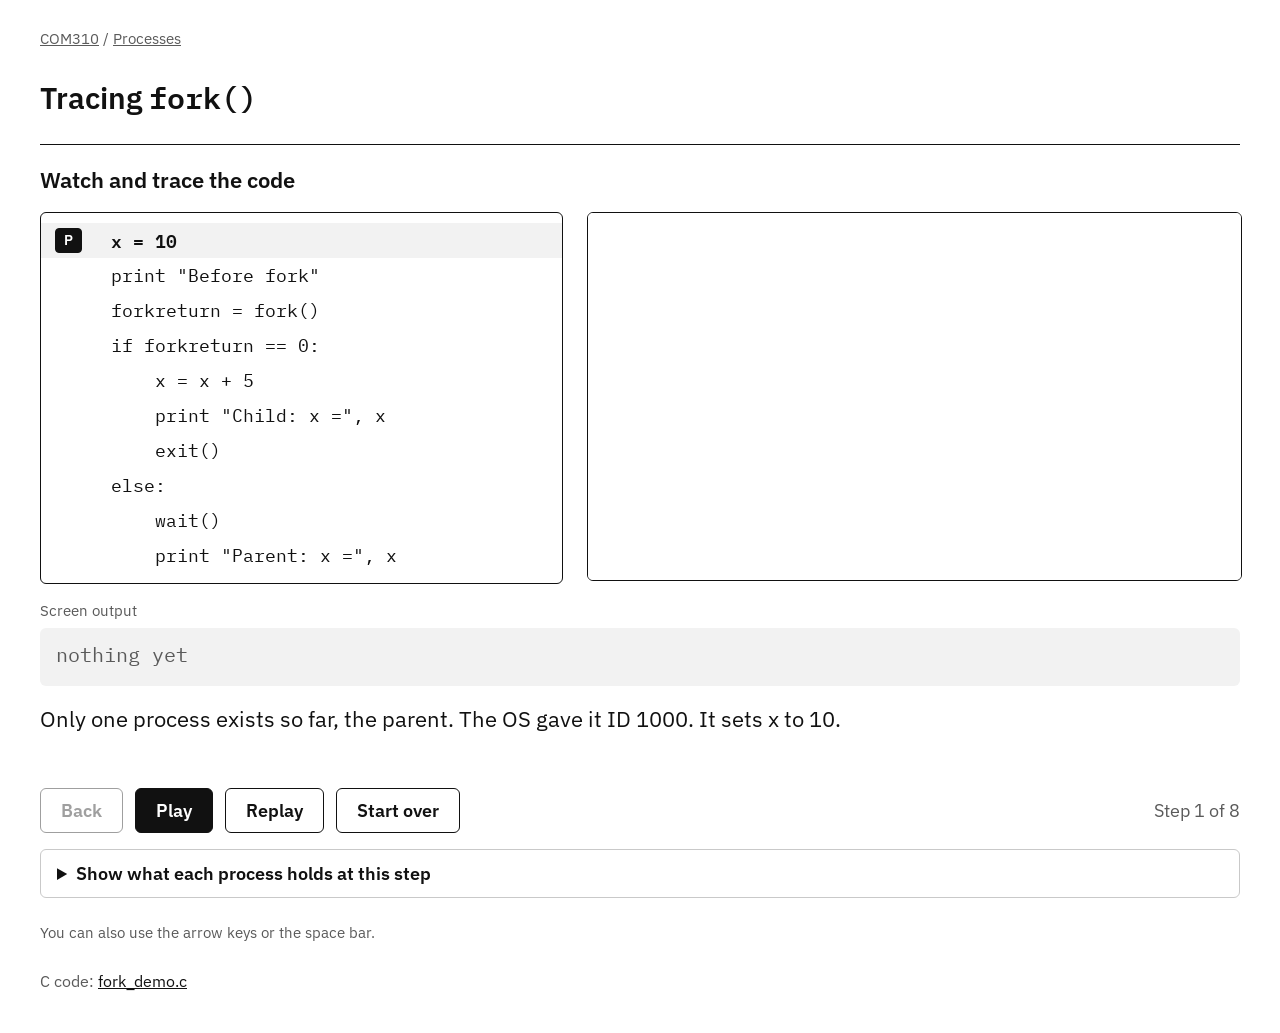
<file: 03-processes/fork/index.html>
<!doctype html>
<html lang="en">
<head>
<meta charset="utf-8">
<meta name="viewport" content="width=device-width, initial-scale=1, viewport-fit=cover">
<title>Tracing fork()</title>
<link rel="preconnect" href="https://fonts.googleapis.com">
<link rel="stylesheet" href="https://fonts.googleapis.com/css2?family=IBM+Plex+Mono:wght@400;600&family=IBM+Plex+Sans:wght@400;600&display=swap">
<link rel="stylesheet" href="../../assets/demo.css">
</head>
<body>
<div class="wrap">
  <div class="crumbs"><a href="../../">COM310</a> / <a href="../">Processes</a></div>
  <h1>Tracing <code>fork()</code></h1>

  <section class="block" id="trace">
    <h2>Watch and trace the code</h2>
    <div class="sync">
      <div class="code" data-role="code" aria-label="Program"></div>
      <div class="stage" data-role="stage"></div>
    </div>
    <div>
      <div class="out-label">Screen output</div>
      <div class="out" data-role="out"></div>
    </div>
    <p class="cap" data-role="cap" aria-live="polite"></p>
    <div class="bar">
      <button data-role="back">Back</button>
      <button data-role="next" class="primary">Play</button>
      <button data-role="replay">Replay</button>
      <button data-role="reset">Start over</button>
      <span class="count" data-role="count"></span>
    </div>
    <details class="more">
      <summary>Show what each process holds at this step</summary>
      <div class="panels" data-role="panels"></div>
    </details>
  </section>

  <div class="hint">You can also use the arrow keys or the space bar.</div>
  <div class="files">C code: <a href="fork_demo.c">fork_demo.c</a></div>
</div>

<script src="../../assets/demo.js"></script>
<script>
function parent(f, x, st, hot) {
  return { title: 'Parent', tag: 'P', rows: [
    ['Real ID (getpid)', '1000'], ['forkreturn', f, hot === 'f'], ['x', x, hot === 'x'], ['State', st]
  ] };
}
function child(f, x, st, hot) {
  return { title: 'Child', tag: 'C', rows: [
    ['Real ID (getpid)', '1001'], ['forkreturn', f, hot === 'f'], ['x', x, hot === 'x'], ['State', st]
  ] };
}
var noChild = { title: 'Child', tag: 'C', gone: "Doesn't exist right now" };

Stepper({
  root: 'trace',
  clips: true,
  tags: { P: 'solid', C: 'outline' },
  code: [
    'x = 10',
    'print "Before fork"',
    'forkreturn = fork()',
    'if forkreturn == 0:',
    '    x = x + 5',
    '    print "Child: x =", x',
    '    exit()',
    'else:',
    '    wait()',
    '    print "Parent: x =", x'
  ],
  steps: [
    { clip: 1, at: [{ line: 0, tag: 'P' }], panels: [parent('not set yet', '10', 'running'), noChild], out: [],
      text: 'Only one process exists so far, the parent. The OS gave it ID 1000. It sets x to 10.' },
    { at: [{ line: 1, tag: 'P' }], panels: [parent('not set yet', '10', 'running'), noChild], out: ['Before fork'],
      text: 'The parent prints. There is still just one process.' },
    { clip: 2, at: [{ line: 2, tag: 'P' }, { line: 2, tag: 'C' }], panels: [parent('1001', '10', 'running', 'f'), child('0', '10', 'running', 'f')], out: ['Before fork'],
      text: 'fork() copies the whole process. The copy is the child, and the OS gives it ID 1001. Now fork returns in both. The parent gets 1001, its child\'s ID. The child gets 0, which means "you\'re the copy."' },
    { at: [{ line: 3, tag: 'P' }, { line: 3, tag: 'C' }], panels: [parent('1001', '10', 'running'), child('0', '10', 'running')], out: ['Before fork'],
      text: 'Both processes run the same if statement, but their forkreturn values are different. The parent has 1001, so it goes to else. The child has 0, so it goes into the if.' },
    { clip: 3, at: [{ line: 8, tag: 'P' }, { line: 4, tag: 'C' }], panels: [parent('1001', '10', 'waiting', 'x'), child('0', '15', 'running', 'x')], out: ['Before fork'],
      text: 'The parent calls wait() and sleeps until the child finishes. The child changes x to 15, but only in its own copy. The parent\'s x is still 10.' },
    { at: [{ line: 8, tag: 'P' }, { line: 5, tag: 'C' }], panels: [parent('1001', '10', 'waiting'), child('0', '15', 'running')], out: ['Before fork', 'Child: x = 15'],
      text: 'The child prints its x.' },
    { clip: 4, at: [{ line: 8, tag: 'P' }, { line: 6, tag: 'C' }], panels: [parent('1001', '10', 'waking up'), child('0', '15', 'finished')], out: ['Before fork', 'Child: x = 15'],
      text: 'The child calls exit() and is done. The OS tells the parent that its child finished, so the parent wakes up.' },
    { clip: 5, at: [{ line: 9, tag: 'P' }], panels: [parent('1001', '10', 'running', 'x'), noChild], out: ['Before fork', 'Child: x = 15', 'Parent: x = 10'],
      text: 'The parent prints its x, which is still 10. Two processes means two separate copies of every variable.' }
  ]
});
</script>
</body>
</html>
</file>
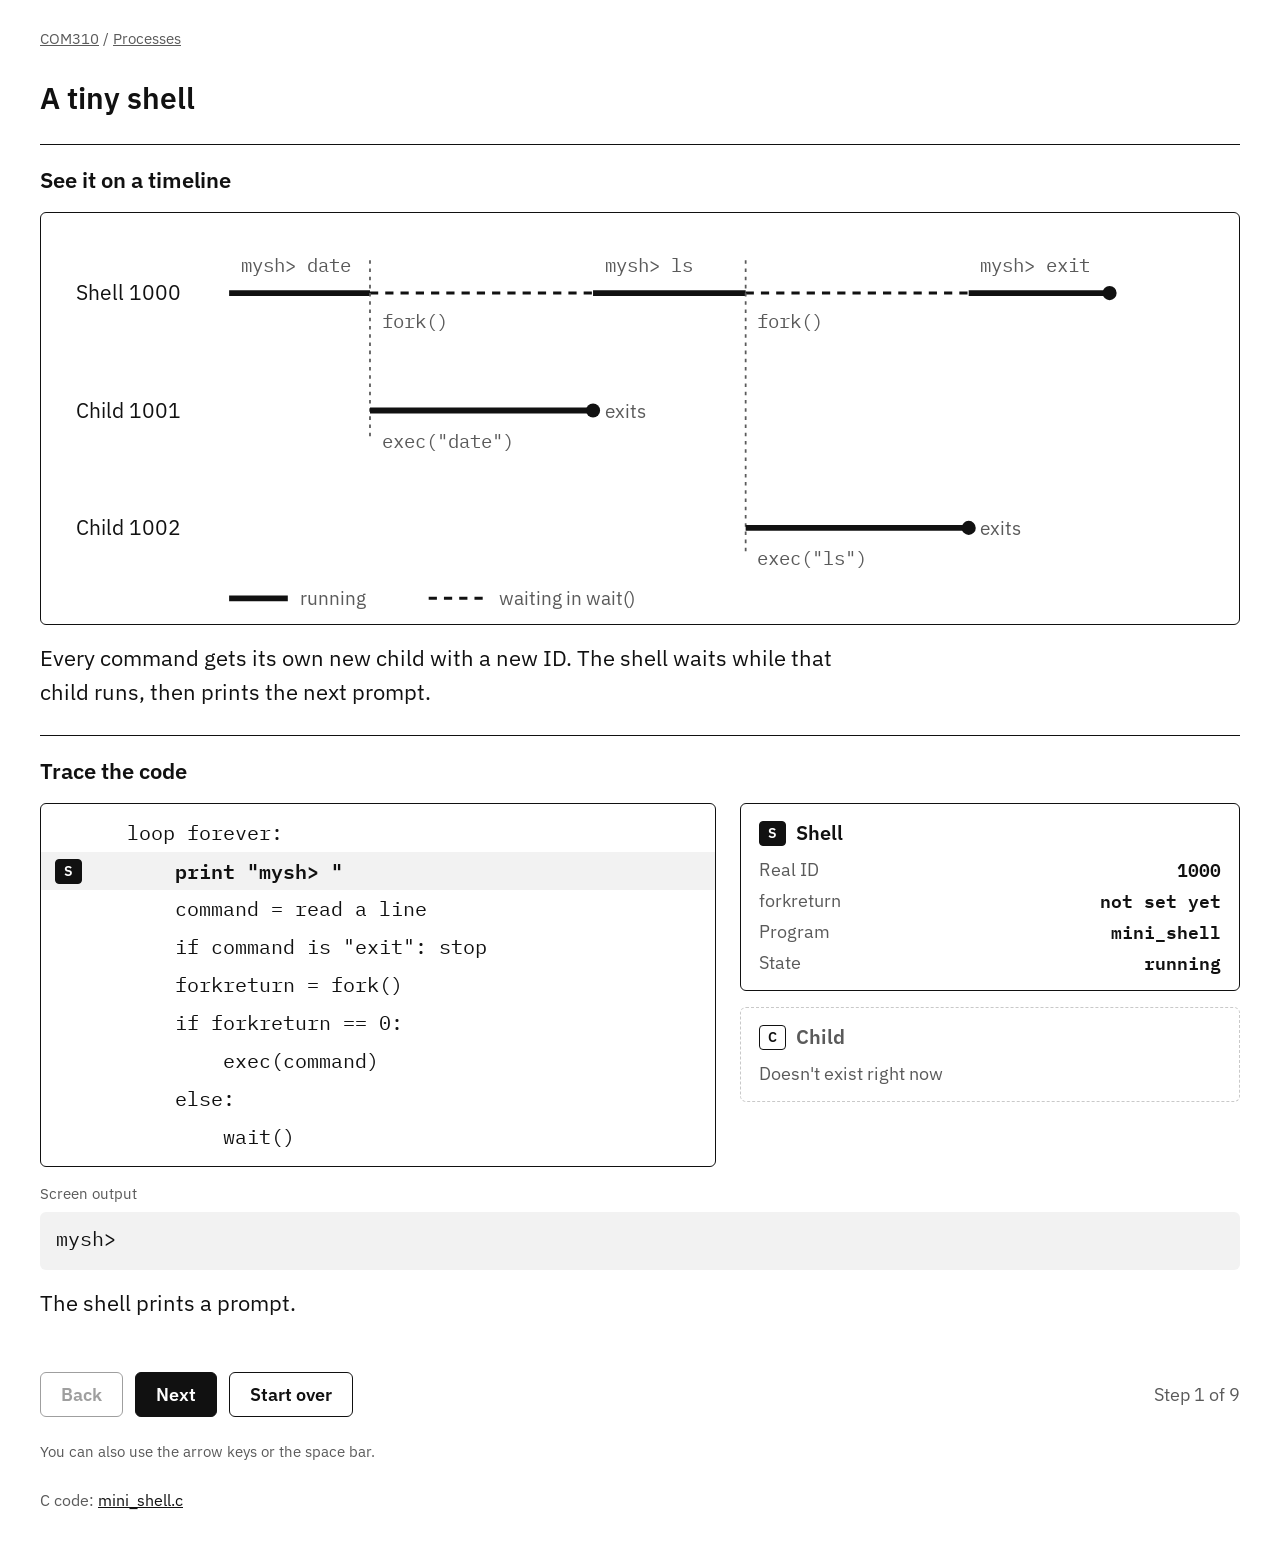
<file: 03-processes/mini-shell/index.html>
<!doctype html>
<html lang="en">
<head>
<meta charset="utf-8">
<meta name="viewport" content="width=device-width, initial-scale=1, viewport-fit=cover">
<title>A tiny shell</title>
<link rel="preconnect" href="https://fonts.googleapis.com">
<link rel="stylesheet" href="https://fonts.googleapis.com/css2?family=IBM+Plex+Mono:wght@400;600&family=IBM+Plex+Sans:wght@400;600&display=swap">
<link rel="stylesheet" href="../../assets/demo.css">
</head>
<body>
<div class="wrap">
  <div class="crumbs"><a href="../../">COM310</a> / <a href="../">Processes</a></div>
  <h1>A tiny shell</h1>

  <section class="block" id="figure">
    <h2>See it on a timeline</h2>
    <div class="fig">
      <svg viewBox="0 0 1000 330" role="img" aria-label="Timeline of a shell running two commands, each in a new child process">
        <text x="20" y="64">Shell 1000</text>
        <text x="20" y="164">Child 1001</text>
        <text x="20" y="264">Child 1002</text>
        <line class="run" x1="150" y1="58" x2="270" y2="58"/>
        <line class="wait" x1="270" y1="58" x2="460" y2="58"/>
        <line class="run" x1="460" y1="58" x2="590" y2="58"/>
        <line class="wait" x1="590" y1="58" x2="780" y2="58"/>
        <line class="run" x1="780" y1="58" x2="900" y2="58"/>
        <circle class="end" cx="900" cy="58" r="6"/>
        <text x="160" y="40" class="note mono">mysh&gt; date</text>
        <text x="470" y="40" class="note mono">mysh&gt; ls</text>
        <text x="790" y="40" class="note mono">mysh&gt; exit</text>
        <line class="tick" x1="270" y1="30" x2="270" y2="180"/>
        <line class="tick" x1="590" y1="30" x2="590" y2="280"/>
        <text x="280" y="88" class="note mono">fork()</text>
        <text x="600" y="88" class="note mono">fork()</text>
        <line class="run" x1="270" y1="158" x2="460" y2="158"/>
        <circle class="end" cx="460" cy="158" r="6"/>
        <text x="280" y="190" class="note mono">exec("date")</text>
        <text x="470" y="164" class="note">exits</text>
        <line class="run" x1="590" y1="258" x2="780" y2="258"/>
        <circle class="end" cx="780" cy="258" r="6"/>
        <text x="600" y="290" class="note mono">exec("ls")</text>
        <text x="790" y="264" class="note">exits</text>
        <line class="run" x1="150" y1="318" x2="200" y2="318"/><text x="210" y="324" class="note">running</text>
        <line class="wait" x1="320" y1="318" x2="370" y2="318"/><text x="380" y="324" class="note">waiting in wait()</text>
      </svg>
    </div>
    <p class="cap">Every command gets its own new child with a new ID. The shell waits while that child runs, then prints the next prompt.</p>
  </section>

  <section class="block" id="trace">
    <h2>Trace the code</h2>
    <div class="grid">
      <div class="code" data-role="code" aria-label="Program"></div>
      <div class="panels" data-role="panels"></div>
    </div>
    <div>
      <div class="out-label">Screen output</div>
      <div class="out" data-role="out"></div>
    </div>
    <p class="cap" data-role="cap" aria-live="polite"></p>
    <div class="bar">
      <button data-role="back">Back</button>
      <button data-role="next" class="primary">Next</button>
      <button data-role="reset">Start over</button>
      <span class="count" data-role="count"></span>
    </div>
  </section>

  <div class="hint">You can also use the arrow keys or the space bar.</div>
  <div class="files">C code: <a href="mini_shell.c">mini_shell.c</a></div>
</div>

<script src="../../assets/demo.js"></script>
<script>
function shell(f, st) {
  return { title: 'Shell', tag: 'S', rows: [['Real ID', '1000'], ['forkreturn', f], ['Program', 'mini_shell'], ['State', st]] };
}
function child(prog, st, hot) {
  return { title: 'Child', tag: 'C', rows: [['Real ID', '1001'], ['forkreturn', '0'], ['Program', prog, hot], ['State', st]] };
}
var noChild = { title: 'Child', tag: 'C', gone: "Doesn't exist right now" };
var DATE = 'Fri Oct 23 16:45:12 EDT 2026';

Stepper({
  root: 'trace',
  tags: { S: 'solid', C: 'outline' },
  code: [
    'loop forever:',
    '    print "mysh> "',
    '    command = read a line',
    '    if command is "exit": stop',
    '    forkreturn = fork()',
    '    if forkreturn == 0:',
    '        exec(command)',
    '    else:',
    '        wait()'
  ],
  steps: [
    { at: [{ line: 1, tag: 'S' }], panels: [shell('not set yet', 'running'), noChild], out: ['mysh> '],
      text: `The shell prints a prompt.` },
    { at: [{ line: 2, tag: 'S' }], panels: [shell('not set yet', 'waiting for you to type'), noChild], out: ['mysh> date'],
      text: `The shell waits for a command. You type date and press Enter.` },
    { at: [{ line: 3, tag: 'S' }], panels: [shell('not set yet', 'running'), noChild], out: ['mysh> date'],
      text: `The command isn't exit, so the shell keeps going.` },
    { at: [{ line: 4, tag: 'S' }, { line: 4, tag: 'C' }], panels: [shell('1001', 'running'), child('mini_shell (a copy)', 'running')], out: ['mysh> date'],
      text: `The shell forks. Now there's a copy of the shell, process 1001.` },
    { at: [{ line: 8, tag: 'S' }, { line: 6, tag: 'C' }], panels: [shell('1001', 'waiting'), child('date', 'running', true)], out: ['mysh> date'],
      text: `The shell waits. The child calls exec("date") and turns into the date program.` },
    { at: [{ line: 8, tag: 'S' }], panels: [shell('1001', 'waiting'), child('date', 'running')], out: ['mysh> date', DATE],
      text: `date prints the date and time.` },
    { at: [{ line: 8, tag: 'S' }], panels: [shell('1001', 'waking up'), child('date', 'finished')], out: ['mysh> date', DATE],
      text: `date exits, and the shell wakes up.` },
    { at: [{ line: 1, tag: 'S' }], panels: [shell('1001', 'running'), noChild], out: ['mysh> date', DATE, 'mysh> '],
      text: `Back to the top of the loop for a new prompt. Another command would get a brand-new child with a new ID, like 1002.` },
    { at: [{ line: 3, tag: 'S' }], panels: [shell('1001', 'finished'), noChild], out: ['mysh> date', DATE, 'mysh> exit'],
      text: `You type exit, so the shell leaves the loop and ends. bash does the same thing every time you press Enter, with a lot more features on top.` }
  ]
});
</script>
</body>
</html>
</file>
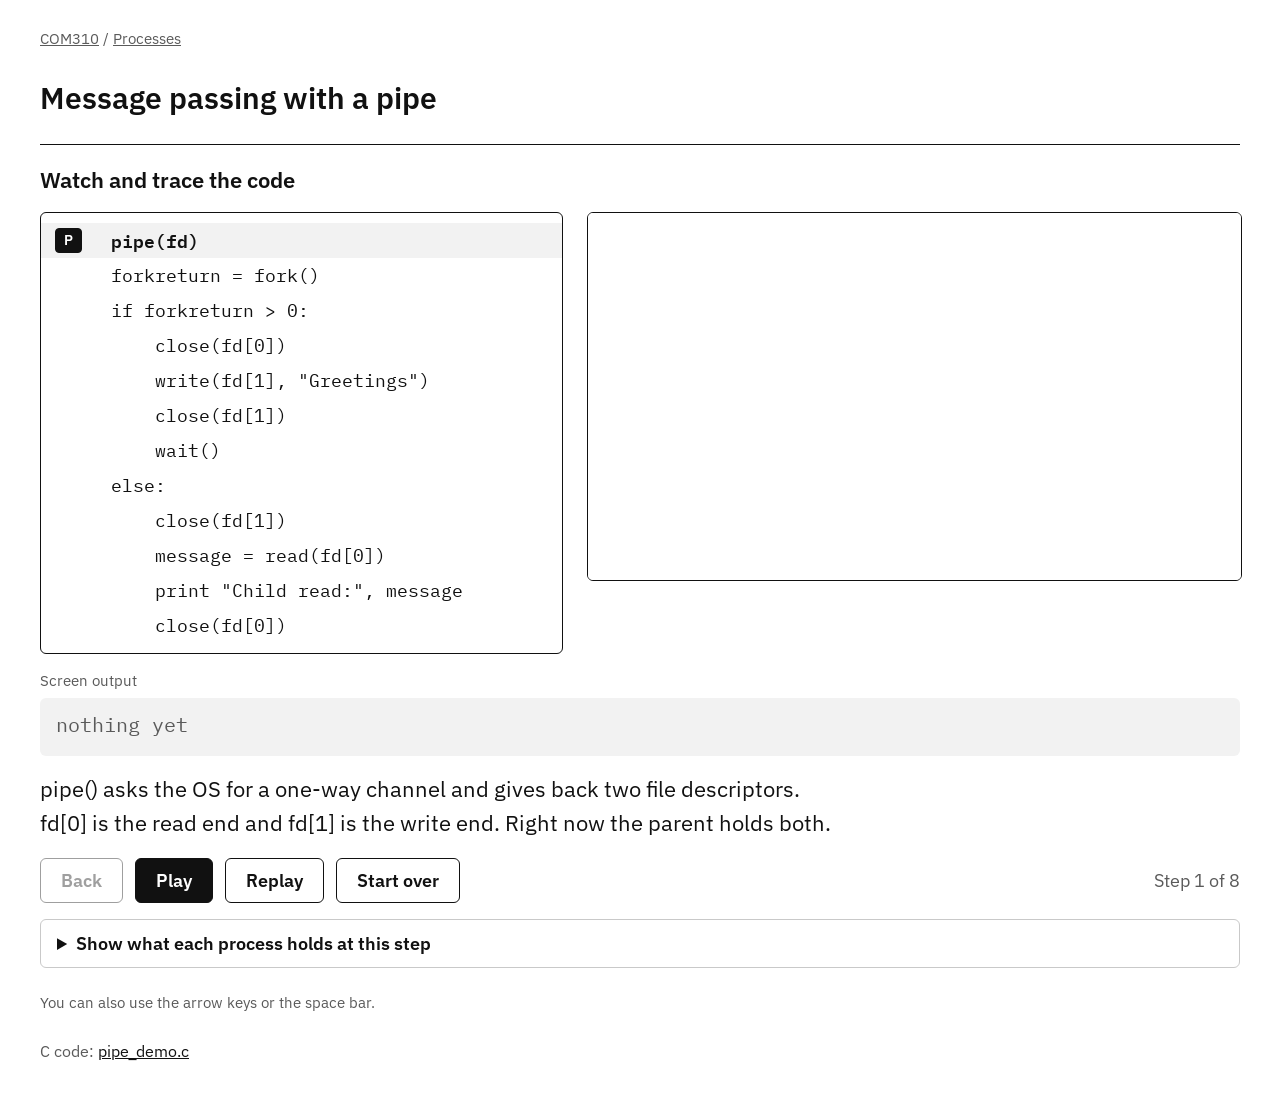
<file: 03-processes/pipe/index.html>
<!doctype html>
<html lang="en">
<head>
<meta charset="utf-8">
<meta name="viewport" content="width=device-width, initial-scale=1, viewport-fit=cover">
<title>Message passing with a pipe</title>
<link rel="preconnect" href="https://fonts.googleapis.com">
<link rel="stylesheet" href="https://fonts.googleapis.com/css2?family=IBM+Plex+Mono:wght@400;600&family=IBM+Plex+Sans:wght@400;600&display=swap">
<link rel="stylesheet" href="../../assets/demo.css">
</head>
<body>
<div class="wrap">
  <div class="crumbs"><a href="../../">COM310</a> / <a href="../">Processes</a></div>
  <h1>Message passing with a pipe</h1>

  <section class="block" id="trace">
    <h2>Watch and trace the code</h2>
    <div class="sync">
      <div class="code" data-role="code" aria-label="Program"></div>
      <div class="stage" data-role="stage"></div>
    </div>
    <div>
      <div class="out-label">Screen output</div>
      <div class="out" data-role="out"></div>
    </div>
    <p class="cap" data-role="cap" aria-live="polite"></p>
    <div class="bar">
      <button data-role="back">Back</button>
      <button data-role="next" class="primary">Play</button>
      <button data-role="replay">Replay</button>
      <button data-role="reset">Start over</button>
      <span class="count" data-role="count"></span>
    </div>
    <details class="more">
      <summary>Show what each process holds at this step</summary>
      <div class="panels" data-role="panels"></div>
    </details>
  </section>

  <div class="hint">You can also use the arrow keys or the space bar.</div>
  <div class="files">C code: <a href="pipe_demo.c">pipe_demo.c</a></div>
</div>

<script src="../../assets/demo.js"></script>
<script>
function parent(r, w, st, hot) {
  return { title: 'Parent', tag: 'P', rows: [['Real ID', '1000'], ['fd[0] read end', r, hot === 'r'], ['fd[1] write end', w, hot === 'w'], ['State', st]] };
}
function child(r, w, st, hot) {
  return { title: 'Child', tag: 'C', rows: [['Real ID', '1001'], ['fd[0] read end', r, hot === 'r'], ['fd[1] write end', w, hot === 'w'], ['State', st]] };
}
function pipe(holds, readers, writers, hot) {
  return { title: 'The pipe', rows: [['Holds', holds, hot === 'holds'], ['Read ends open', readers, hot === 'readers'], ['Write ends open', writers, hot === 'writers']] };
}
var noChild = { title: 'Child', tag: 'C', gone: "Doesn't exist yet" };
var OUT = ['Child read: Greetings'];

Stepper({
  root: 'trace',
  clips: true,
  tags: { P: 'solid', C: 'outline' },
  code: [
    'pipe(fd)',
    'forkreturn = fork()',
    'if forkreturn > 0:',
    '    close(fd[0])',
    '    write(fd[1], "Greetings")',
    '    close(fd[1])',
    '    wait()',
    'else:',
    '    close(fd[1])',
    '    message = read(fd[0])',
    '    print "Child read:", message',
    '    close(fd[0])'
  ],
  steps: [
    { clip: 1, at: [{ line: 0, tag: 'P' }], panels: [parent('open', 'open', 'running'), noChild, pipe('nothing', '1', '1')], out: [],
      text: `pipe() asks the OS for a one-way channel and gives back two file descriptors. fd[0] is the read end and fd[1] is the write end. Right now the parent holds both.` },
    { clip: 2, at: [{ line: 1, tag: 'P' }, { line: 1, tag: 'C' }], panels: [parent('open', 'open', 'running'), child('open', 'open', 'running'), pipe('nothing', '2', '2', 'readers')], out: [],
      text: `fork() copies the open file descriptors along with everything else. Both processes now hold both ends of the same pipe.` },
    { clip: 3, at: [{ line: 3, tag: 'P' }, { line: 8, tag: 'C' }], panels: [parent('closed', 'open', 'running', 'r'), child('open', 'closed', 'running', 'w'), pipe('nothing', '1', '1')], out: [],
      text: `Each process closes the end it won't use. The parent only writes and the child only reads, so data flows one way, from parent to child.` },
    { clip: 4, at: [{ line: 3, tag: 'P' }, { line: 9, tag: 'C' }], panels: [parent('closed', 'open', 'running'), child('open', 'closed', 'waiting for data'), pipe('nothing', '1', '1')], out: [],
      text: `If the child reaches read() first, the pipe is still empty, so the child waits for data.` },
    { clip: 5, at: [{ line: 4, tag: 'P' }, { line: 9, tag: 'C' }], panels: [parent('closed', 'open', 'running'), child('open', 'closed', 'waking up'), pipe('"Greetings"', '1', '1', 'holds')], out: [],
      text: `The parent writes "Greetings" into the pipe, which wakes up the child.` },
    { clip: 6, at: [{ line: 4, tag: 'P' }, { line: 9, tag: 'C' }], panels: [parent('closed', 'open', 'running'), child('open', 'closed', 'running'), pipe('nothing', '1', '1', 'holds')], out: [],
      text: `The child reads the message. Once data is read out of a pipe, it's gone from the pipe.` },
    { clip: 7, at: [{ line: 5, tag: 'P' }, { line: 10, tag: 'C' }], panels: [parent('closed', 'closed', 'running', 'w'), child('open', 'closed', 'running'), pipe('nothing', '1', '0', 'writers')], out: OUT,
      text: `The child prints the message, and the parent closes its write end. With no write ends open, any later read() returns 0, which means end of file. If the parent skipped that close, a child reading in a loop would wait forever.` },
    { clip: 8, at: [{ line: 6, tag: 'P' }, { line: 11, tag: 'C' }], panels: [parent('closed', 'closed', 'waking up'), child('closed', 'closed', 'finished', 'r'), pipe('nothing', '0', '0', 'readers')], out: OUT,
      text: `The child closes its read end and exits, and the parent's wait() returns. The | in a shell command like ls | wc -l works the same way. The shell makes a pipe and connects one program's output to the other program's input.` }
  ]
});
</script>
</body>
</html>
</file>
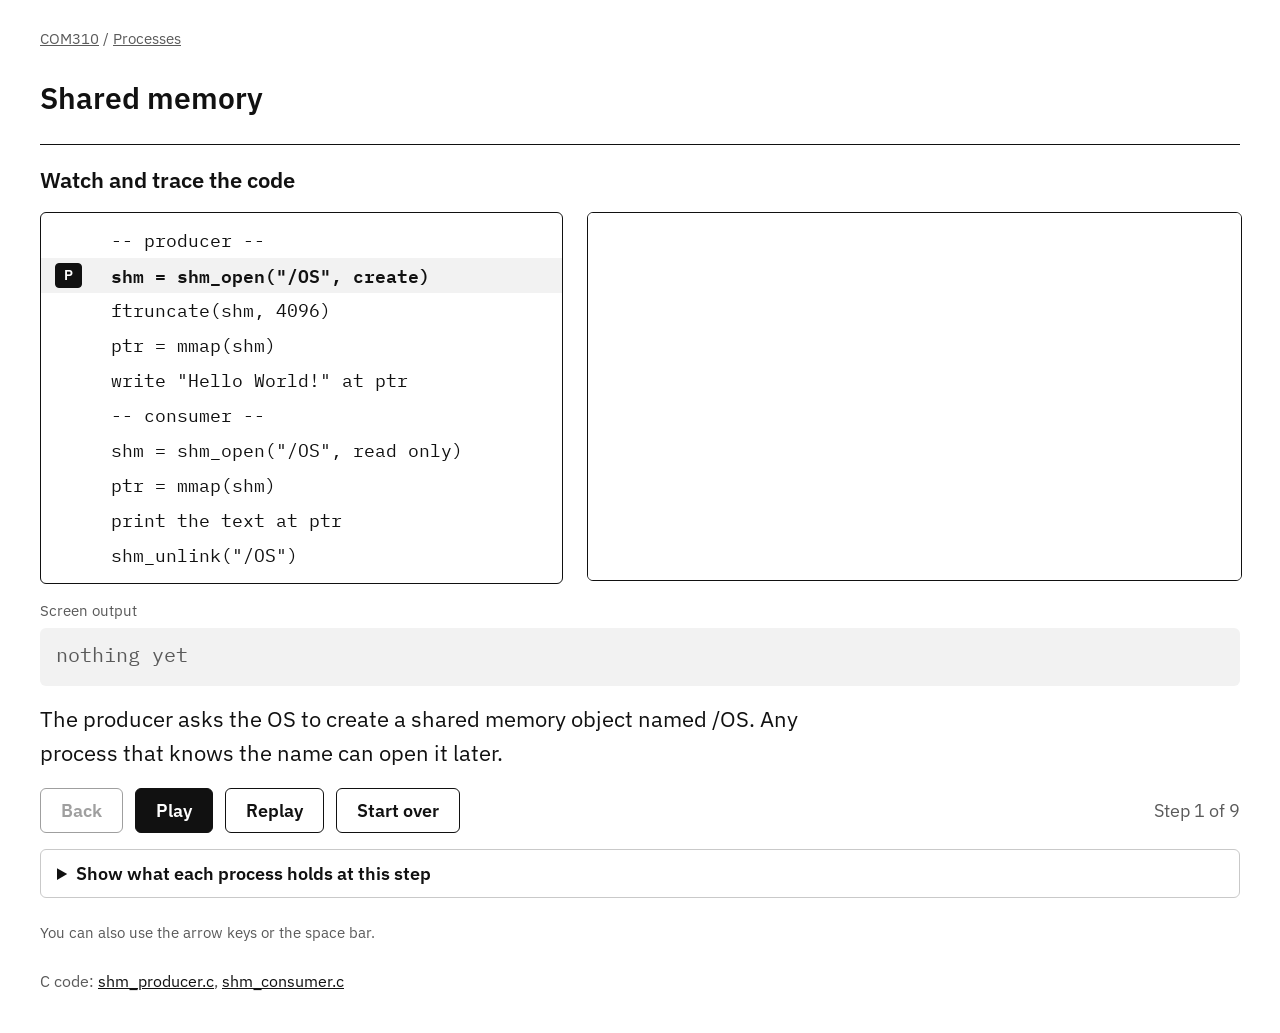
<file: 03-processes/shared-memory/index.html>
<!doctype html>
<html lang="en">
<head>
<meta charset="utf-8">
<meta name="viewport" content="width=device-width, initial-scale=1, viewport-fit=cover">
<title>Shared memory</title>
<link rel="preconnect" href="https://fonts.googleapis.com">
<link rel="stylesheet" href="https://fonts.googleapis.com/css2?family=IBM+Plex+Mono:wght@400;600&family=IBM+Plex+Sans:wght@400;600&display=swap">
<link rel="stylesheet" href="../../assets/demo.css">
</head>
<body>
<div class="wrap">
  <div class="crumbs"><a href="../../">COM310</a> / <a href="../">Processes</a></div>
  <h1>Shared memory</h1>

  <section class="block" id="trace">
    <h2>Watch and trace the code</h2>
    <div class="sync">
      <div class="code" data-role="code" aria-label="Program"></div>
      <div class="stage" data-role="stage"></div>
    </div>
    <div>
      <div class="out-label">Screen output</div>
      <div class="out" data-role="out"></div>
    </div>
    <p class="cap" data-role="cap" aria-live="polite"></p>
    <div class="bar">
      <button data-role="back">Back</button>
      <button data-role="next" class="primary">Play</button>
      <button data-role="replay">Replay</button>
      <button data-role="reset">Start over</button>
      <span class="count" data-role="count"></span>
    </div>
    <details class="more">
      <summary>Show what each process holds at this step</summary>
      <div class="panels" data-role="panels"></div>
    </details>
  </section>

  <div class="hint">You can also use the arrow keys or the space bar.</div>
  <div class="files">C code: <a href="shm_producer.c">shm_producer.c</a>, <a href="shm_consumer.c">shm_consumer.c</a></div>
</div>

<script src="../../assets/demo.js"></script>
<script>
function prod(use, st, hot) {
  return { title: 'Producer', tag: 'P', rows: [['Real ID', '1000'], ['Mapped /OS', use, hot], ['State', st]] };
}
function cons(use, st, hot) {
  return { title: 'Consumer', tag: 'C', rows: [['Real ID', '1050'], ['Mapped /OS', use, hot], ['State', st]] };
}
function mem(size, holds, hot) {
  return { title: 'Shared memory /OS', tag: 'M', rows: [['Size', size, hot === 'size'], ['Holds', holds, hot === 'holds']] };
}
var noCons = { title: 'Consumer', tag: 'C', gone: 'Not started yet' };
var MSG = '"Hello World!"';
var P_OUT = 'Producer: wrote "Hello World!" to /OS';
var C_OUT = 'Consumer: read "Hello World!" from /OS';

Stepper({
  root: 'trace',
  clips: true,
  tags: { P: 'solid', C: 'outline', M: 'dashed' },
  code: [
    '-- producer --',
    'shm = shm_open("/OS", create)',
    'ftruncate(shm, 4096)',
    'ptr = mmap(shm)',
    'write "Hello World!" at ptr',
    '-- consumer --',
    'shm = shm_open("/OS", read only)',
    'ptr = mmap(shm)',
    'print the text at ptr',
    'shm_unlink("/OS")'
  ],
  steps: [
    { clip: 1, at: [{ line: 1, tag: 'P' }], panels: [prod('no', 'running'), noCons, mem('0 bytes', 'nothing')], out: [],
      text: `The producer asks the OS to create a shared memory object named /OS. Any process that knows the name can open it later.` },
    { clip: 2, at: [{ line: 2, tag: 'P' }], panels: [prod('no', 'running'), noCons, mem('4096 bytes', 'nothing', 'size')], out: [],
      text: `A new object starts with no size, so ftruncate() gives it 4096 bytes.` },
    { clip: 3, at: [{ line: 3, tag: 'P' }], panels: [prod('yes, at ptr', 'running', true), noCons, mem('4096 bytes', 'nothing')], out: [],
      text: `mmap() maps the object into the producer's own memory. From now on, ptr points straight into the shared memory.` },
    { clip: 4, at: [{ line: 4, tag: 'P' }], panels: [prod('yes, at ptr', 'running'), noCons, mem('4096 bytes', MSG, 'holds')], out: [P_OUT],
      text: `The producer writes the message. This is an ordinary memory write. No system call is needed to move the data, which is why shared memory is fast.` },
    { clip: 5, at: [], panels: [prod('yes, at ptr', 'finished'), noCons, mem('4096 bytes', MSG)], out: [P_OUT],
      text: `The producer exits, but the shared memory stays. It belongs to the OS, not to the producer.` },
    { clip: 6, at: [{ line: 6, tag: 'C' }], panels: [prod('yes, at ptr', 'finished'), cons('no', 'running'), mem('4096 bytes', MSG)], out: [P_OUT],
      text: `Later, you start the consumer as a separate program. It isn't related to the producer at all. It opens /OS by name.` },
    { clip: 7, at: [{ line: 7, tag: 'C' }], panels: [prod('yes, at ptr', 'finished'), cons('yes, at ptr', 'running', true), mem('4096 bytes', MSG)], out: [P_OUT],
      text: `The consumer maps the same object into its own memory. Two different processes now see the same bytes.` },
    { clip: 8, at: [{ line: 8, tag: 'C' }], panels: [prod('yes, at ptr', 'finished'), cons('yes, at ptr', 'running'), mem('4096 bytes', MSG)], out: [P_OUT, C_OUT],
      text: `Reading the message is an ordinary memory read too.` },
    { clip: 9, at: [{ line: 9, tag: 'C' }], panels: [prod('yes, at ptr', 'finished'), cons('yes, at ptr', 'finished'), { title: 'Shared memory /OS', tag: 'M', gone: 'Removed' }], out: [P_OUT, C_OUT],
      text: `shm_unlink() removes /OS. Shared memory stays around until something removes it or the computer restarts, so cleaning up matters. Run the consumer again now and it can't find /OS.` }
  ]
});
</script>
</body>
</html>
</file>
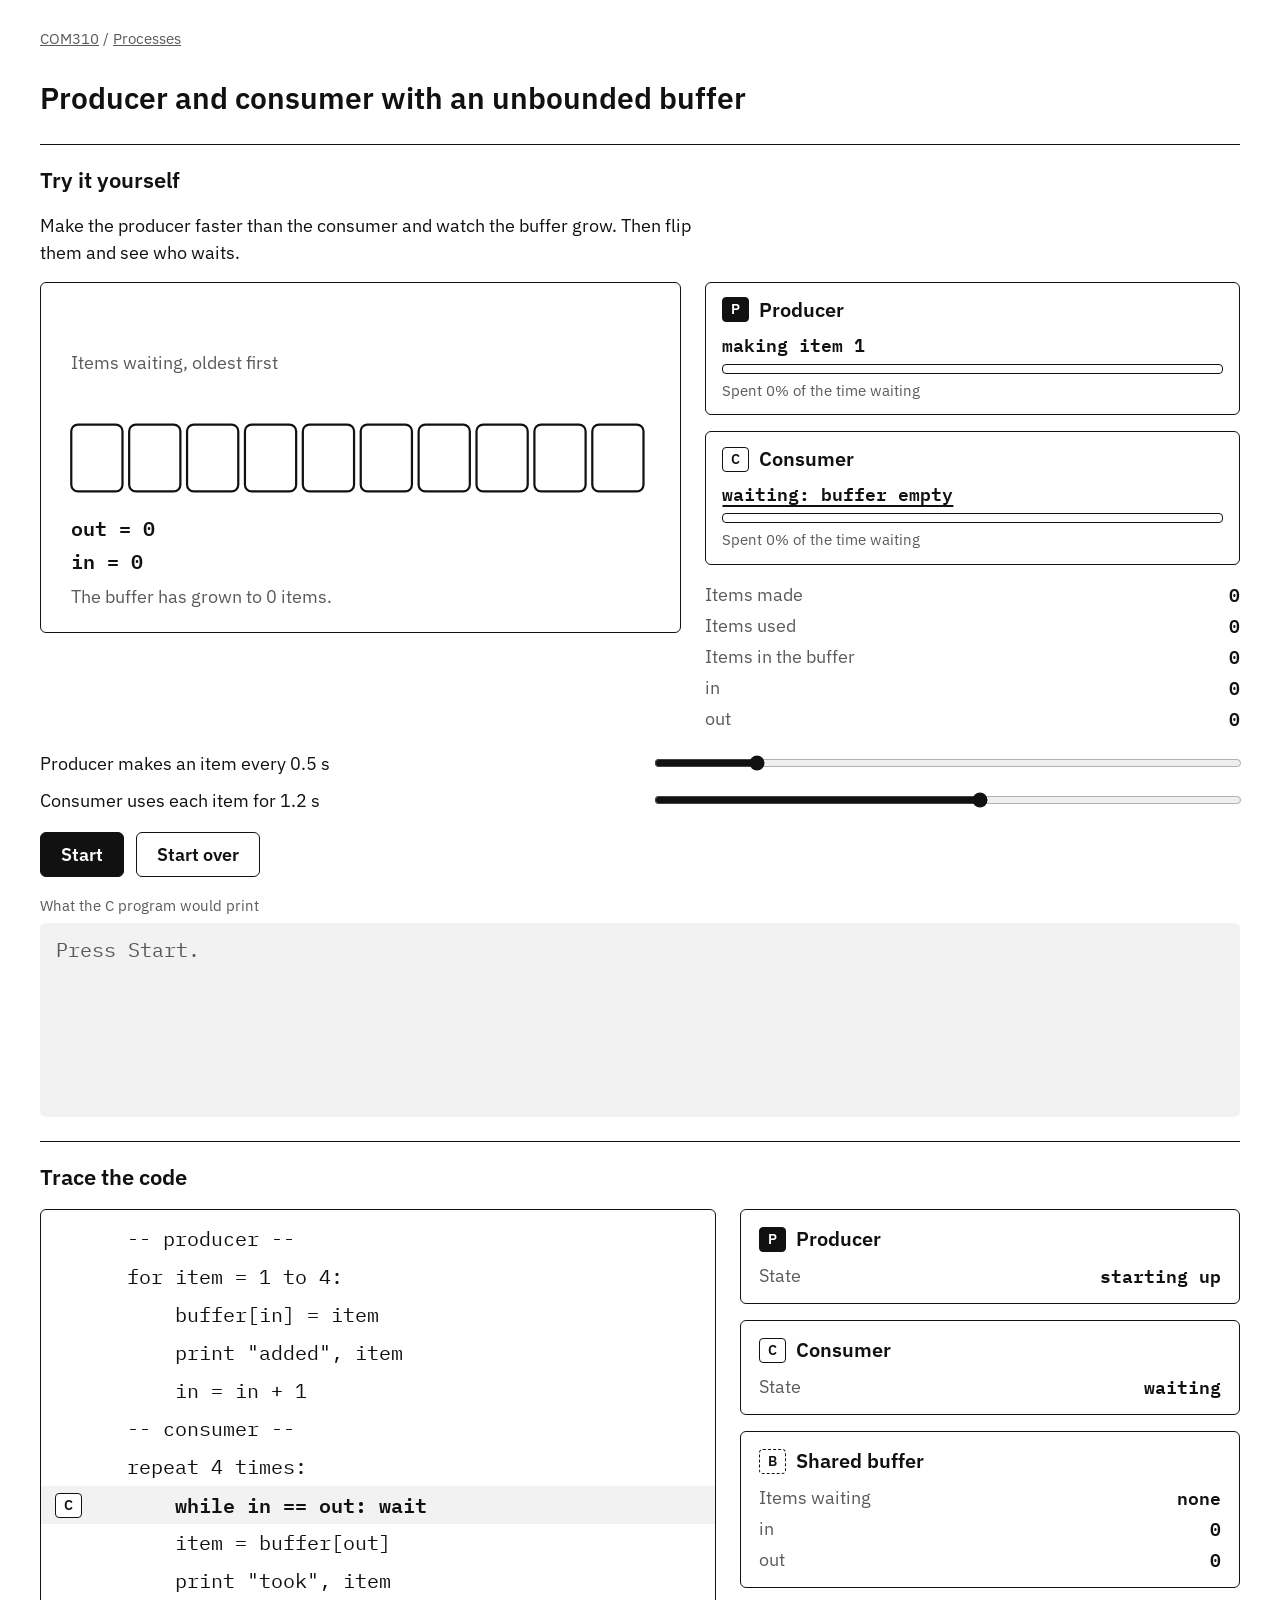
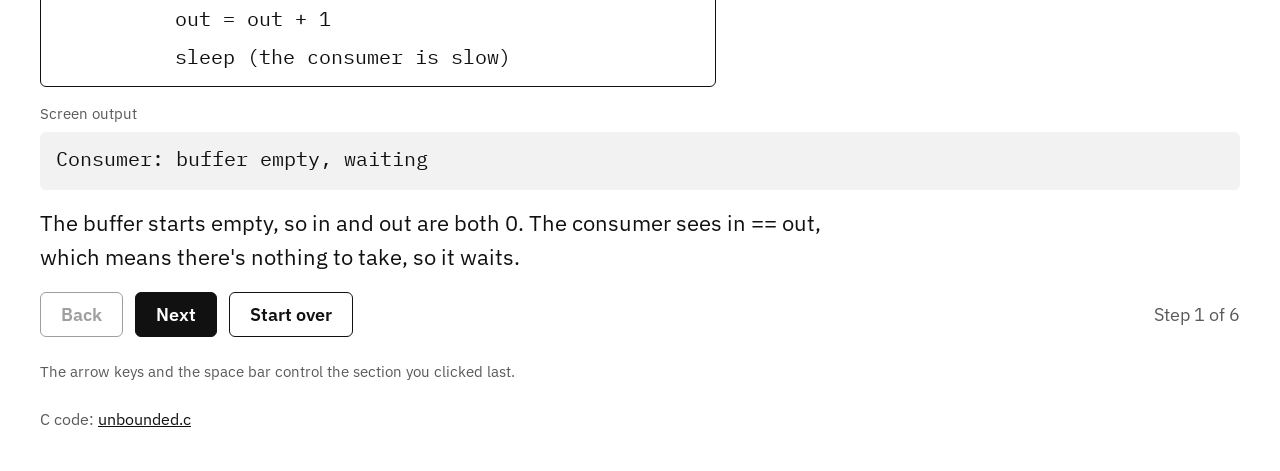
<file: 03-processes/unbounded-buffer/index.html>
<!doctype html>
<html lang="en">
<head>
<meta charset="utf-8">
<meta name="viewport" content="width=device-width, initial-scale=1, viewport-fit=cover">
<title>Unbounded buffer</title>
<link rel="preconnect" href="https://fonts.googleapis.com">
<link rel="stylesheet" href="https://fonts.googleapis.com/css2?family=IBM+Plex+Mono:wght@400;600&family=IBM+Plex+Sans:wght@400;600&display=swap">
<link rel="stylesheet" href="../../assets/demo.css">
</head>
<body>
<div class="wrap">
  <div class="crumbs"><a href="../../">COM310</a> / <a href="../">Processes</a></div>
  <h1>Producer and consumer with an unbounded buffer</h1>

  <section class="block" id="sim">
    <h2>Try it yourself</h2>
    <p class="lead">Make the producer faster than the consumer and watch the buffer grow. Then flip them and see who waits.</p>
    <div data-role="body"></div>
  </section>

  <section class="block" id="trace">
    <h2>Trace the code</h2>
    <div class="grid">
      <div class="code" data-role="code" aria-label="Program"></div>
      <div class="panels" data-role="panels"></div>
    </div>
    <div>
      <div class="out-label">Screen output</div>
      <div class="out" data-role="out"></div>
    </div>
    <p class="cap" data-role="cap" aria-live="polite"></p>
    <div class="bar">
      <button data-role="back">Back</button>
      <button data-role="next" class="primary">Next</button>
      <button data-role="reset">Start over</button>
      <span class="count" data-role="count"></span>
    </div>
  </section>

  <div class="hint">The arrow keys and the space bar control the section you clicked last.</div>
  <div class="files">C code: <a href="unbounded.c">unbounded.c</a></div>
</div>

<script src="../../assets/demo.js"></script>
<script src="../../assets/buffer-sim.js"></script>
<script>
BufferSim({ root: 'sim', bounded: false, produce: 0.5, consume: 1.2 });

function prod(st) { return { title: 'Producer', tag: 'P', rows: [['State', st]] }; }
function cons(st) { return { title: 'Consumer', tag: 'C', rows: [['State', st]] }; }
function buf(items, inv, outv, hot) {
  return { title: 'Shared buffer', tag: 'B', rows: [['Items waiting', items, hot === 'items'], ['in', inv, hot === 'in'], ['out', outv, hot === 'out']] };
}
var O = ['Consumer: buffer empty, waiting', 'Producer: added item 1', 'Consumer: took item 1',
         'Producer: added item 2', 'Producer: added item 3', 'Producer: added item 4',
         'Consumer: took item 2', 'Consumer: took item 3', 'Consumer: took item 4'];

Stepper({
  root: 'trace',
  tags: { P: 'solid', C: 'outline', B: 'dashed' },
  code: [
    '-- producer --',
    'for item = 1 to 4:',
    '    buffer[in] = item',
    '    print "added", item',
    '    in = in + 1',
    '-- consumer --',
    'repeat 4 times:',
    '    while in == out: wait',
    '    item = buffer[out]',
    '    print "took", item',
    '    out = out + 1',
    '    sleep (the consumer is slow)'
  ],
  steps: [
    { at: [{ line: 7, tag: 'C' }], panels: [prod('starting up'), cons('waiting'), buf('none', '0', '0')], out: O.slice(0, 1),
      text: `The buffer starts empty, so in and out are both 0. The consumer sees in == out, which means there's nothing to take, so it waits.` },
    { at: [{ line: 4, tag: 'P' }, { line: 7, tag: 'C' }], panels: [prod('running'), cons('waiting'), buf('1', '1', '0', 'in')], out: O.slice(0, 2),
      text: `The producer puts item 1 in the buffer and moves in forward. Now in and out are different, so there's something to take.` },
    { at: [{ line: 4, tag: 'P' }, { line: 11, tag: 'C' }], panels: [prod('running'), cons('sleeping'), buf('none', '1', '1', 'out')], out: O.slice(0, 3),
      text: `The consumer takes item 1 and moves out forward. Then it sleeps, because this consumer is slow.` },
    { at: [{ line: 4, tag: 'P' }, { line: 11, tag: 'C' }], panels: [prod('done'), cons('sleeping'), buf('2, 3, 4', '4', '1', 'items')], out: O.slice(0, 6),
      text: `While the consumer sleeps, the producer adds items 2, 3, and 4. It never checks whether the buffer is full, because an unbounded buffer never fills. The items just pile up.` },
    { at: [{ line: 10, tag: 'C' }], panels: [prod('done'), cons('running'), buf('3, 4', '4', '2', 'out')], out: O.slice(0, 7),
      text: `The consumer wakes up and takes item 2.` },
    { at: [{ line: 10, tag: 'C' }], panels: [prod('done'), cons('done'), buf('none', '4', '4', 'out')], out: O,
      text: `It takes items 3 and 4. Now in == out again, so the buffer is empty. Only the consumer ever had to wait. Real memory is finite, though, so real systems use a bounded buffer.` }
  ]
});
</script>
</body>
</html>
</file>
<file: assets/demo.css>
:root {
  --bg: #ffffff;
  --fg: #111111;
  --muted: #5a5a5a;
  --line: #c9c9c9;
  --soft: #f2f2f2;
  --inv-bg: #111111;
  --inv-fg: #ffffff;
  --sans: "IBM Plex Sans", "Helvetica Neue", Arial, sans-serif;
  --mono: "IBM Plex Mono", Consolas, "Courier New", monospace;
}
@media (prefers-color-scheme: dark) {
  :root:not([data-theme="light"]) {
    --bg: #0f0f0f; --fg: #f2f2f2; --muted: #a8a8a8; --line: #444444; --soft: #1c1c1c;
    --inv-bg: #f2f2f2; --inv-fg: #0f0f0f; color-scheme: dark;
  }
}
:root[data-theme="dark"] {
  --bg: #0f0f0f; --fg: #f2f2f2; --muted: #a8a8a8; --line: #444444; --soft: #1c1c1c;
  --inv-bg: #f2f2f2; --inv-fg: #0f0f0f; color-scheme: dark;
}
body { margin: 0; background: var(--bg); color: var(--fg); font-family: var(--sans); font-size: 18px; line-height: 1.5; }
.wrap {
  max-width: 1200px; margin: 0 auto;
  padding-block: 28px 40px;
  padding-left: max(16px, env(safe-area-inset-left, 0px));
  padding-right: max(16px, env(safe-area-inset-right, 0px));
  display: flex; flex-direction: column; gap: 24px;
}
.crumbs { font-size: 15px; color: var(--muted); }
.crumbs a { color: var(--muted); }
h1 { font-size: 30px; font-weight: 600; margin: 0; text-wrap: balance; }
h1 code { font-family: var(--mono); }
.grid { display: grid; grid-template-columns: minmax(0, 1.35fr) minmax(0, 1fr); gap: 24px; align-items: start; }
@media (max-width: 820px) { .grid { grid-template-columns: minmax(0, 1fr); } }
.code { border: 1.5px solid var(--fg); border-radius: 6px; padding: 10px 0; overflow-x: auto; }
.ln { display: flex; align-items: center; font-family: var(--mono); font-size: 20px; padding: 4px 14px; white-space: pre; }
.ln.on { background: var(--soft); font-weight: 600; }
.marks { width: 72px; flex-shrink: 0; display: flex; gap: 6px; }
.tag { font-family: var(--sans); font-size: 14px; font-weight: 600; padding: 1px 8px; border-radius: 4px; line-height: 1.5; }
.tag.solid { background: var(--inv-bg); color: var(--inv-fg); border: 1.5px solid var(--inv-bg); }
.tag.outline { background: var(--bg); color: var(--fg); border: 1.5px solid var(--fg); }
.tag.dashed { background: var(--bg); color: var(--fg); border: 1.5px dashed var(--fg); }
.tag.double { background: var(--bg); color: var(--fg); border: 3px double var(--fg); }
.panels { display: flex; flex-direction: column; gap: 16px; }
.panels.cols-2 { display: grid; grid-template-columns: repeat(2, minmax(0, 1fr)); }
@media (max-width: 560px) { .panels.cols-2 { grid-template-columns: minmax(0, 1fr); } }
.panel { border: 1.5px solid var(--fg); border-radius: 6px; padding: 14px 18px; }
.panel.gone { border-style: dashed; border-color: var(--line); color: var(--muted); }
.panel h3, .sim-actor h3 { font-size: 20px; font-weight: 600; margin: 0 0 8px; display: flex; align-items: center; gap: 10px; }
.kv { display: grid; grid-template-columns: 1fr auto; row-gap: 4px; font-size: 18px; margin: 0; }
.kv dt { color: var(--muted); }
.kv dd { margin: 0; font-family: var(--mono); font-weight: 600; font-variant-numeric: tabular-nums; text-align: right; }
.kv .hot { border-bottom: 2px solid var(--fg); }
.out-label { font-size: 15px; color: var(--muted); margin-bottom: 6px; }
.out { white-space: pre-wrap; font-family: var(--mono); font-size: 20px; background: var(--soft); border-radius: 6px; padding: 12px 16px; min-height: 34px; }
.cap { font-size: 22px; line-height: 1.55; max-width: 62ch; margin: 0; min-height: 3.2em; }
.bar { display: flex; flex-wrap: wrap; align-items: center; gap: 12px; }
button {
  font-family: var(--sans); font-size: 18px; font-weight: 600; padding: 10px 20px;
  border: 1.5px solid var(--fg); border-radius: 6px; background: var(--bg); color: var(--fg); cursor: pointer;
}
button.primary { background: var(--inv-bg); color: var(--inv-fg); border-color: var(--inv-bg); }
button:focus-visible { outline: 3px solid var(--fg); outline-offset: 3px; }
button:disabled { opacity: 0.4; cursor: default; }
.count { margin-left: auto; color: var(--muted); font-variant-numeric: tabular-nums; }
.hint { font-size: 15px; color: var(--muted); }
.files { font-size: 16px; color: var(--muted); }
.files a { color: var(--fg); }

.muted { color: var(--muted); }
.block { display: flex; flex-direction: column; gap: 16px; border-top: 1.5px solid var(--fg); padding-top: 18px; }
.block > h2 { font-size: 22px; font-weight: 600; margin: 0; }
.lead { margin: 0; max-width: 62ch; }
.stage { position: relative; width: 100%; aspect-ratio: 16 / 9; border: 1.5px solid var(--fg); border-radius: 6px; overflow: hidden; background: #ffffff; }
.stage video { position: absolute; inset: 0; width: 100%; height: 100%; opacity: 0; }
.stage video.front { opacity: 1; }
.fig { border: 1.5px solid var(--fg); border-radius: 6px; padding: 12px; overflow-x: auto; }
.fig svg { display: block; width: 100%; min-width: 620px; height: auto; }
.fig text { fill: var(--fg); font-family: var(--sans); font-size: 18px; }
.fig .mono { font-family: var(--mono); }
.fig .note { fill: var(--muted); font-size: 16px; }
.fig .title { font-weight: 600; font-size: 19px; }
.fig .run { stroke: var(--fg); stroke-width: 5; fill: none; }
.fig .wait { stroke: var(--fg); stroke-width: 2.5; stroke-dasharray: 7 6; fill: none; }
.fig .zombie { stroke: var(--line); stroke-width: 12; fill: none; }
.fig .tick { stroke: var(--muted); stroke-width: 1.5; stroke-dasharray: 3 4; fill: none; }
.fig .end { fill: var(--fg); }
.sim-grid { display: grid; grid-template-columns: minmax(0, 1.2fr) minmax(0, 1fr); gap: 24px; align-items: start; }
@media (max-width: 820px) { .sim-grid { grid-template-columns: minmax(0, 1fr); } }
.sim-view { border: 1.5px solid var(--fg); border-radius: 6px; padding: 8px; }
.sim-view svg { display: block; width: 100%; height: auto; }
.sim-track { fill: none; stroke: var(--line); stroke-width: 2; }
.sim-slot { fill: var(--bg); stroke: var(--fg); stroke-width: 2; }
.sim-slot.filled { fill: var(--soft); }
.sim-item { fill: var(--fg); font-family: var(--mono); font-size: 22px; font-weight: 600; text-anchor: middle; }
.sim-index { fill: var(--muted); font-family: var(--mono); font-size: 13px; text-anchor: middle; }
.sim-ptr { fill: var(--fg); font-family: var(--mono); font-size: 18px; font-weight: 600; text-anchor: middle; }
.sim-ptr.left { text-anchor: start; }
.sim-center { fill: var(--fg); font-family: var(--sans); font-size: 26px; font-weight: 600; text-anchor: middle; }
.sim-center.small { font-size: 15px; font-weight: 400; fill: var(--muted); }
.sim-label { fill: var(--muted); font-family: var(--sans); font-size: 16px; }
.sim-side { display: flex; flex-direction: column; gap: 16px; }
.sim-actor { border: 1.5px solid var(--fg); border-radius: 6px; padding: 12px 16px; display: flex; flex-direction: column; gap: 6px; }
.sim-actor h3 { margin: 0; }
.sim-state { font-family: var(--mono); font-weight: 600; font-size: 18px; }
.sim-state.waiting { text-decoration: underline; text-decoration-thickness: 2px; text-underline-offset: 4px; }
.sim-meter { height: 8px; border: 1.5px solid var(--fg); border-radius: 4px; overflow: hidden; }
.sim-meter span { display: block; height: 100%; width: 0; background: var(--fg); }
.sim-small { font-size: 15px; color: var(--muted); }
.sim-controls { display: grid; grid-template-columns: minmax(0, 1fr) minmax(0, 1fr); gap: 10px 24px; align-items: center; }
@media (max-width: 820px) { .sim-controls { grid-template-columns: minmax(0, 1fr); } }
.sim-controls input[type=range] { width: 100%; accent-color: var(--fg); }
.sim-log { min-height: 8.5em; }
.sim-body { display: flex; flex-direction: column; gap: 18px; }
.sim-body .out-label { margin-bottom: -12px; }
.sync { display: grid; grid-template-columns: minmax(0, 1fr) minmax(0, 1.25fr); gap: 24px; align-items: start; }
@media (max-width: 900px) { .sync { grid-template-columns: minmax(0, 1fr); } }
.sync .ln { font-size: 18px; }
.sync .marks { width: 56px; }
.more { border: 1.5px solid var(--line); border-radius: 6px; padding: 10px 16px; }
.more summary { cursor: pointer; font-weight: 600; }
.more[open] summary { margin-bottom: 14px; }
.more .panels { display: grid; grid-template-columns: repeat(auto-fit, minmax(240px, 1fr)); gap: 16px; }
</file>
